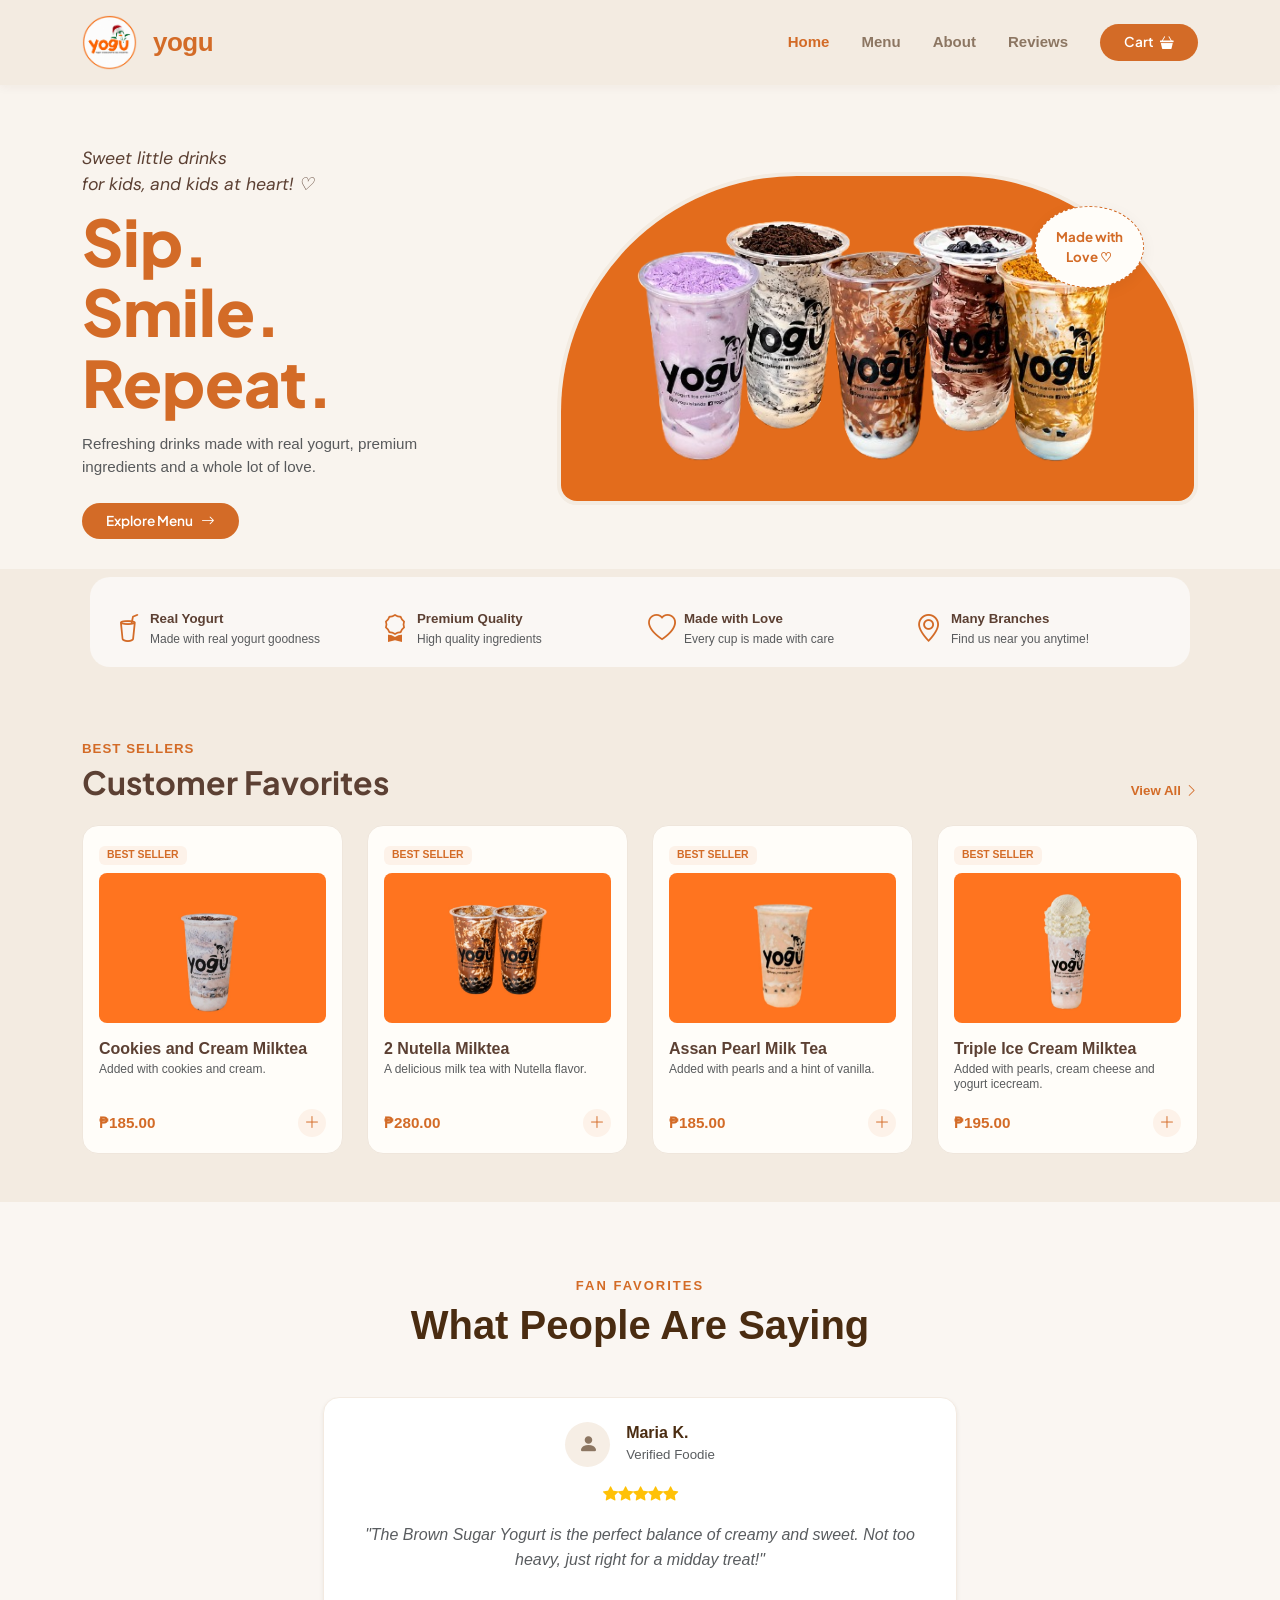
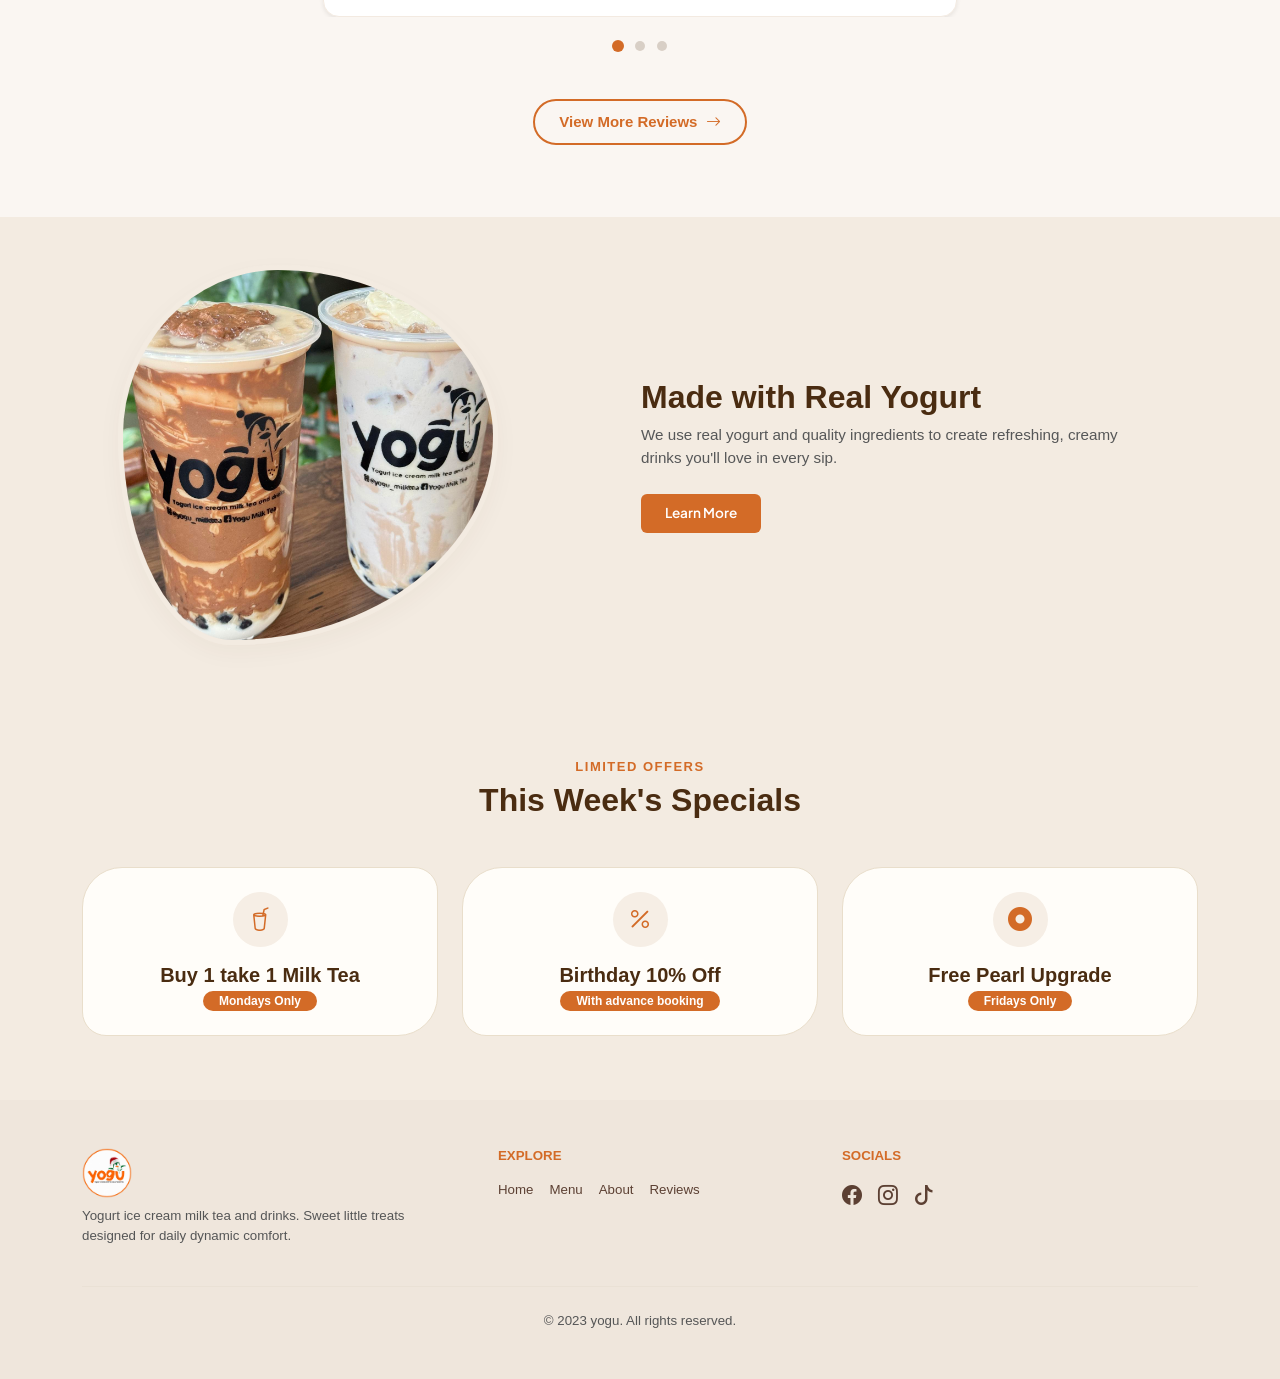
<file: PROJ/index.html>
<!DOCTYPE html>
<html lang="en">
<head>
    <meta charset="UTF-8">
    <meta name="viewport" content="width=device-width, initial-scale=1.0">
    <title>yogu | Yogurt Ice Cream Milk Tea & Drinks</title>
    <link href="https://cdn.jsdelivr.net/npm/bootstrap@5.3.2/dist/css/bootstrap.min.css" rel="stylesheet">
    <link href="https://fonts.googleapis.com/css2?family=DM+Sans:wght@400;500;700&family=Plus+Jakarta+Sans:wght@600;700;800&display=swap" rel="stylesheet">
    <link rel="stylesheet" href="https://cdn.jsdelivr.net/npm/bootstrap-icons@1.11.3/font/bootstrap-icons.min.css">
    <link rel="stylesheet" href="style.css">

</head>
<body style="background-color: #F3EBE1;">

    <nav class="navbar navbar-expand-lg sticky-top navbar-custom" style="background-color: #F3EBE1;">
        <div class="container">
            <a class="navbar-brand d-flex align-items-center" href="index.html">
                <img src="YogoLogo.png" alt="yogu logo" style="height: 55px; width: auto;">
            </a>
            <span class="brand-heading">yogu</span>
            <button class="navbar-toggler border-0" type="button" data-bs-toggle="collapse" data-bs-target="#navbarNav">
                <span class="navbar-toggler-icon"></span>
            </button>
            <div class="collapse navbar-collapse justify-content-end" id="navbarNav">
                <ul class="navbar-nav align-items-center">
                    <li class="nav-item"><a class="nav-link active" href="index.html" style="color: #D36B27; font-weight: 700;">Home</a></li>
                    <li class="nav-item"><a class="nav-link" href="products.html">Menu</a></li>
                    <li class="nav-item"><a class="nav-link" href="about.html">About</a></li>
                    <li class="nav-item"><a class="nav-link" href="reviews.html">Reviews</a></li>
                    <li class="nav-item ms-lg-3">
                        <a class="btn btn-primary px-4 py-2" href="order.html" style="background-color: #D36B27; border: none; border-radius: 25px; font-weight: 600;">
                            Cart <i class="bi bi-basket3-fill ms-1"></i>
                        </a>
                    </li>
                </ul>
            </div>
        </div>
    </nav>

    <section class="hero-section" style="padding: 60px 0 30px 0;">
        <div class="container">
            <div class="row align-items-center">
                <div class="col-lg-5 hero-content-box text-start">
                    <p class="mb-2" style="font-family: 'DM Sans', sans-serif; font-style: italic; color: #5C4033; font-size: 1.1rem;">Sweet little drinks <br>for kids, and kids at heart! ♡</p>
                    <h1 class="display-3 mb-3" style="font-family: 'Plus Jakarta Sans', sans-serif; font-weight: 800; color: #D36B27; line-height: 1.1;">Sip.<br>Smile.<br>Repeat.</h1>
                    <p class="mb-4 text-muted" style="font-size: 0.95rem; max-width: 380px;">Refreshing drinks made with real yogurt, premium ingredients and a whole lot of love.</p>
                    <a href="products.html" class="btn btn-primary px-4 py-2 d-inline-flex align-items-center gap-2" style="background-color: #D36B27; border: none; border-radius: 25px; font-weight: 600;">
                        Explore Menu <i class="bi bi-arrow-right"></i>
                    </a>
                </div>
                <div class="col-lg-7 text-center position-relative mt-5 mt-lg-0">
    <div class="yogu-image-arch-wrapper">
        <img src="HeroImage.png" class="img-fluid" alt="yogu drinks lineup" style="max-height: 450px; object-fit: contain;">
    </div>
    
    <div class="position-absolute badge-love d-none d-md-block" style="top: 10%; right: 10%; background-color: #FFFDF9; border-radius: 50%; padding: 20px; box-shadow: 0 4px 15px rgba(0,0,0,0.05); border: 1px dashed #D36B27; z-index: 3;">
        <p class="m-0 small fw-bold" style="color: #D36B27; font-family: 'Plus Jakarta Sans', sans-serif;">Made with<br>Love ♡</p>
    </div>
</div>
            </div>
        </div>
    </section>

    <section class="py-4">
        <div class="container">
            <div class="row g-3 text-start justify-content-center px-3 py-3 mx-auto" style="max-width: 1100px; background-color: #faf7f4; border-radius: 20px;">
                <div class="col-md-3 col-6 d-flex align-items-center gap-2">
                    <i class="bi bi-cup-straw fs-3" style="color: #D36B27;"></i>
                    <div><h6 class="mb-0 fw-bold small" style="color: #5C4033;">Real Yogurt</h6><small class="text-muted" style="font-size: 0.75rem;">Made with real yogurt goodness</small></div>
                </div>
                <div class="col-md-3 col-6 d-flex align-items-center gap-2">
                    <i class="bi bi-award fs-3" style="color: #D36B27;"></i>
                    <div><h6 class="mb-0 fw-bold small" style="color: #5C4033;">Premium Quality</h6><small class="text-muted" style="font-size: 0.75rem;">High quality ingredients</small></div>
                </div>
                <div class="col-md-3 col-6 d-flex align-items-center gap-2">
                    <i class="bi bi-heart fs-3" style="color: #D36B27;"></i>
                    <div><h6 class="mb-0 fw-bold small" style="color: #5C4033;">Made with Love</h6><small class="text-muted" style="font-size: 0.75rem;">Every cup is made with care</small></div>
                </div>
                <div class="col-md-3 col-6 d-flex align-items-center gap-2">
                    <i class="bi bi-geo-alt fs-3" style="color: #D36B27;"></i>
                    <div><h6 class="mb-0 fw-bold small" style="color: #5C4033;">Many Branches</h6><small class="text-muted" style="font-size: 0.75rem;">Find us near you anytime!</small></div>
                </div>
            </div>
        </div>
    </section>

    <section class="py-5">
        <div class="container">
            <div class="d-flex justify-content-between align-items-end mb-4">
                <div>
                    <span class="text-uppercase small fw-bold d-block mb-1" style="color: #D36B27; letter-spacing: 1px;">BEST SELLERS</span>
                    <h2 class="fw-bold m-0" style="font-family: 'Plus Jakarta Sans', sans-serif; color: #5C4033;">Customer Favorites</h2>
                </div>
                <a href="products.html" class="text-decoration-none small fw-bold d-flex align-items-center gap-1" style="color: #D36B27;">View All <i class="bi bi-chevron-right"></i></a>
            </div>

            <div class="row g-4">
            <!-- BEST SELLER PRODUCTS -->
                <!-- Cookies and Cream Milktea -->
                <div class="col-md-3 col-6">
                    <div class="p-3 h-100 d-flex flex-column justify-content-between" style="background-color: #FFFDF9; border-radius: 16px; border: 1px solid #EFE6DC;">

                        <div>
                            <span class="badge mb-2 px-2 py-1" style="background-color: #FDF2E9; color: #D36B27; font-size: 0.65rem; font-weight:700;">BEST SELLER</span>
                            <div class="text-center mb-3">
                                <img src="cookies.jpg" class="img-fluid rounded-3" alt="Cookies and Cream Milktea" style="height: 150px; object-fit: cover; width: 100%;">
                            </div>
                            <h5 class="fw-bold fs-6 mb-1" style="color: #5C4033;">Cookies and Cream Milktea</h5>
                            <p class="text-muted small mb-3" style="font-size: 0.75rem; line-height: 1.3;">Added with cookies and cream.</p>
                        </div>
                        <div class="d-flex justify-content-between align-items-center">
                            <span class="fw-bold" style="color: #D36B27;">₱185.00</span>
                            <button class="btn p-0 d-flex align-items-center justify-content-center" style="background-color: #FDF2E9; color: #D36B27; width: 28px; height: 28px; border-radius: 50%; border: none;"><i class="bi bi-plus-lg font-size: 0.8rem;"></i></button>
                        </div>
                    </div>
                </div>

                 <!-- 2 Nutella Milktea -->
                
                <div class="col-md-3 col-6">
                    <div class="p-3 h-100 d-flex flex-column justify-content-between" style="background-color: #FFFDF9; border-radius: 16px; border: 1px solid #EFE6DC;">
                        <div>
                            <span class="badge mb-2 px-2 py-1" style="background-color: #FDF2E9; color: #D36B27; font-size: 0.65rem; font-weight:700;">BEST SELLER</span>
                            <div class="text-center mb-3">
                                <img src="2 nutella.jpg" class="img-fluid rounded-3" alt="2 Nutella Milktea" style="height: 150px; object-fit: cover; width: 100%;">
                            </div>
                            <h5 class="fw-bold fs-6 mb-1" style="color: #5C4033;">2 Nutella Milktea</h5>
                            <p class="text-muted small mb-3" style="font-size: 0.75rem; line-height: 1.3;">A delicious milk tea with Nutella flavor.</p>
                        </div>
                        <div class="d-flex justify-content-between align-items-center">
                            <span class="fw-bold" style="color: #D36B27;">₱280.00</span>
                            <button class="btn p-0 d-flex align-items-center justify-content-center" style="background-color: #FDF2E9; color: #D36B27; width: 28px; height: 28px; border-radius: 50%; border: none;"><i class="bi bi-plus-lg"></i></button>
                        </div>
                    </div>
                </div>

                <!-- Assan Pearl Milk Tea -->

                <div class="col-md-3 col-6">
                    <div class="p-3 h-100 d-flex flex-column justify-content-between" style="background-color: #FFFDF9; border-radius: 16px; border: 1px solid #EFE6DC;">
                        <div>
                            <span class="badge mb-2 px-2 py-1" style="background-color: #FDF2E9; color: #D36B27; font-size: 0.65rem; font-weight:700;">BEST SELLER</span>
                            <div class="text-center mb-3">
                                <img src="assam.jpg" class="img-fluid rounded-3" alt="Assan Pearl Milk Tea" style="height: 150px; object-fit: cover; width: 100%;">
                            </div>
                            <h5 class="fw-bold fs-6 mb-1" style="color: #5C4033;">Assan Pearl Milk Tea</h5>
                            <p class="text-muted small mb-3" style="font-size: 0.75rem; line-height: 1.3;">Added with pearls and a hint of vanilla.</p>
                        </div>
                        <div class="d-flex justify-content-between align-items-center">
                            <span class="fw-bold" style="color: #D36B27;">₱185.00</span>
                            <button class="btn p-0 d-flex align-items-center justify-content-center" style="background-color: #FDF2E9; color: #D36B27; width: 28px; height: 28px; border-radius: 50%; border: none;"><i class="bi bi-plus-lg"></i></button>
                        </div>
                    </div>
                </div>

                <!-- Triple Ice Cream Milktea -->

                <div class="col-md-3 col-6">
                    <div class="p-3 h-100 d-flex flex-column justify-content-between" style="background-color: #FFFDF9; border-radius: 16px; border: 1px solid #EFE6DC;">
                        <div>
                            <span class="badge mb-2 px-2 py-1" style="background-color: #FDF2E9; color: #D36B27; font-size: 0.65rem; font-weight:700;">BEST SELLER</span>
                            <div class="text-center mb-3">
                                <img src="tripleicecream .jpg" class="img-fluid rounded-3" alt="Triple Ice Cream Milktea" style="height: 150px; object-fit: cover; width: 100%;">
                            </div>
                            <h5 class="fw-bold fs-6 mb-1" style="color: #5C4033;">Triple Ice Cream Milktea</h5>
                            <p class="text-muted small mb-3" style="font-size: 0.75rem; line-height: 1.3;">Added with pearls, cream cheese and yogurt icecream.</p>
                        </div>
                        <div class="d-flex justify-content-between align-items-center">
                            <span class="fw-bold" style="color: #D36B27;">₱195.00</span>
                            <button class="btn p-0 d-flex align-items-center justify-content-center" style="background-color: #FDF2E9; color: #D36B27; width: 28px; height: 28px; border-radius: 50%; border: none;"><i class="bi bi-plus-lg"></i></button>
                        </div>
                    </div>
                </div>
            </div>
        </div>
    </section>

    <section class="reviews-section py-5" style="background-color: #faf6f2;">
    <div class="container my-4">
        <div class="text-center mb-5">
            <span class="review-badge">Fan Favorites</span>
            <h2 class="display-6 fw-bold mt-1 mb-2" style="color: #4a2c11;">What People Are Saying</h2>
        </div>

        <div id="yoguReviewsCarousel" class="carousel slide mx-auto" data-bs-ride="carousel" style="max-width: 650px;">
            <div class="carousel-inner px-2">
                
                <div class="carousel-item active">
                    <div class="yogu-review-card p-4 border-0 rounded-4 shadow-sm bg-white text-center">
                        <div class="d-flex align-items-center justify-content-center mb-3">
                            <div class="reviewer-avatar me-3 d-flex align-items-center justify-content-center rounded-circle" style="width: 45px; height: 45px; background-color: #f6eee5;">
                                <i class="bi bi-person-fill fs-5" style="color: #8c7662;"></i>
                            </div>
                            <div class="text-start">
                                <h6 class="fw-bold m-0" style="color: #4a2c11;">Maria K.</h6>
                                <small class="text-muted">Verified Foodie</small>
                            </div>
                        </div>
                        <div class="review-stars mb-3" style="color: #ffc107;">
                            <i class="bi bi-star-fill"></i><i class="bi bi-star-fill"></i><i class="bi bi-star-fill"></i><i class="bi bi-star-fill"></i><i class="bi bi-star-fill"></i>
                        </div>
                        <p class="card-text text-muted fst-italic" style="font-size: 16px; line-height: 1.6;">
                            "The Brown Sugar Yogurt is the perfect balance of creamy and sweet. Not too heavy, just right for a midday treat!"
                        </p>
                    </div>
                </div>

                <div class="carousel-item">
                    <div class="yogu-review-card p-4 border-0 rounded-4 shadow-sm bg-white text-center">
                        <div class="d-flex align-items-center justify-content-center mb-3">
                            <div class="reviewer-avatar me-3 d-flex align-items-center justify-content-center rounded-circle" style="width: 45px; height: 45px; background-color: #f6eee5;">
                                <i class="bi bi-person-fill fs-5" style="color: #8c7662;"></i>
                            </div>
                            <div class="text-start">
                                <h6 class="fw-bold m-0" style="color: #4a2c11;">Justin D.</h6>
                                <small class="text-muted">Regular Customer</small>
                            </div>
                        </div>
                        <div class="review-stars mb-3" style="color: #ffc107;">
                            <i class="bi bi-star-fill"></i><i class="bi bi-star-fill"></i><i class="bi bi-star-fill"></i><i class="bi bi-star-fill"></i><i class="bi bi-star-fill"></i>
                        </div>
                        <p class="card-text text-muted fst-italic" style="font-size: 16px; line-height: 1.6;">
                            "I love that you can customize the sweetness level. The 50% sweetness option lets the natural yogurt taste shine through beautifully."
                        </p>
                    </div>
                </div>

                <div class="carousel-item">
                    <div class="yogu-review-card p-4 border-0 rounded-4 shadow-sm bg-white text-center">
                        <div class="d-flex align-items-center justify-content-center mb-3">
                            <div class="reviewer-avatar me-3 d-flex align-items-center justify-content-center rounded-circle" style="width: 45px; height: 45px; background-color: #f6eee5;">
                                <i class="bi bi-person-fill fs-5" style="color: #8c7662;"></i>
                            </div>
                            <div class="text-start">
                                <h6 class="fw-bold m-0" style="color: #4a2c11;">Alyson V.</h6>
                                <small class="text-muted">Yogurt Enthusiast</small>
                            </div>
                        </div>
                        <div class="review-stars mb-3" style="color: #ffc107;">
                            <i class="bi bi-star-fill"></i><i class="bi bi-star-fill"></i><i class="bi bi-star-fill"></i><i class="bi bi-star-fill"></i><i class="bi bi-star-fill"></i>
                        </div>
                        <p class="card-text text-muted fst-italic" style="font-size: 16px; line-height: 1.6;">
                            "Super fast ordering process and the packaging arrived perfectly chilled. Will definitely make this my regular weekend habit!"
                        </p>
                    </div>
                </div>

            </div>

            <div class="carousel-indicators position-relative mt-4 mb-0">
                <button type="button" data-bs-target="#yoguReviewsCarousel" data-bs-slide-to="0" class="active custom-indicator" aria-current="true"></button>
                <button type="button" data-bs-target="#yoguReviewsCarousel" data-bs-slide-to="1" class="custom-indicator"></button>
                <button type="button" data-bs-target="#yoguReviewsCarousel" data-bs-slide-to="2" class="custom-indicator"></button>
            </div>
        </div>

        <div class="text-center mt-5">
            <a href="reviews.html" class="view-more-reviews-btn">
                View More Reviews <i class="bi bi-arrow-right ms-1"></i>
            </a>
        </div>

    </div>
</section>

     <section class="py-5 mid-banner-section">
    <div class="container">
        <div class="row align-items-center g-4">
            <div class="col-md-5 d-flex justify-content-center">
                <div class="yogu-blob-wrapper">
                    <img src="learn-more-milktea.jpg" class="img-fluid process-img" alt="Baking">
                </div>
            </div>
            <div class="col-md-7 ps-md-5">
                <div class="p-4 p-lg-5 story-info-box">
                    <h2 class="section-title mb-2">Made with Real Yogurt  </h2>
                    <p class="text-muted">We use real yogurt and quality ingredients to create refreshing, creamy drinks you'll love in every sip.</p>
                    <a href="about.html" class="btn btn-primary px-4 mt-2" style="background-color: #D36B27;">Learn More</a>
                </div>
            </div>
        </div>
    </div>
</section>

    
     <section class="py-5" style="background-color: #F3EBE1;">
        <div class="container py-3">
            <span class="d-block text-center text-uppercase fw-bold mb-1" style="color: #D36B27; font-size: 13px; letter-spacing: 1.5px;">Limited Offers</span>
            <h2 class="fw-bold text-center mb-5" style="color: #4a2c11;">This Week's Specials</h2>
            
            <div class="row g-4 text-center">
                <div class="col-md-4">
                    <div class="yogu-promo-card p-4 h-100">
                        <div class="promo-icon-wrapper mb-3">
                            <i class="bi bi-cup-straw"></i>
                        </div>
                        <h5 class="fw-bold mb-1" style="color: #4a2c11;">Buy 1 take 1 Milk Tea</h5>
                        <span class="badge rounded-pill px-3 py-1" style="background-color: #D36B27; font-size: 12px;">Mondays Only</span>
                    </div>
                </div>
                
                <div class="col-md-4">
                    <div class="yogu-promo-card p-4 h-100">
                        <div class="promo-icon-wrapper mb-3">
                            <i class="bi bi-percent"></i>
                        </div>
                        <h5 class="fw-bold mb-1" style="color: #4a2c11;">Birthday 10% Off</h5>
                        <span class="badge rounded-pill px-3 py-1" style="background-color: #D36B27; font-size: 12px;">With advance booking</span>
                    </div>
                </div>
                
                <div class="col-md-4">
                    <div class="yogu-promo-card p-4 h-100">
                        <div class="promo-icon-wrapper mb-3">
                            <i class="bi bi-record-circle-fill"></i>
                        </div>
                        <h5 class="fw-bold mb-1" style="color: #4a2c11;">Free Pearl Upgrade</h5>
                        <span class="badge rounded-pill px-3 py-1" style="background-color: #D36B27; font-size: 12px;">Fridays Only</span>
                    </div>
                </div>
            </div>
        </div>
    </section>


    <footer class="py-5" style="background-color: #EFE6DC; color: #5C4033;">
        <div class="container text-center text-md-start">
            <div class="row g-4">
                <div class="col-md-4 text-center text-md-start">
                    <img src="YogoLogo.png" alt="yogu" style="height: 50px;" class="mb-2">
                    <p class="small text-muted">Yogurt ice cream milk tea and drinks. Sweet little treats designed for daily dynamic comfort.</p>
                </div>
                <div class="col-md-4 ps-md-5">
                    <h6 class="text-uppercase small fw-bold mb-3" style="color: #D36B27;">Explore</h6>
                    <ul class="list-unstyled d-flex gap-3 justify-content-center justify-content-md-start small">
                        <li><a href="index.html" class="text-decoration-none" style="color: #5C4033;">Home</a></li>
                        <li><a href="products.html" class="text-decoration-none" style="color: #5C4033;">Menu</a></li>
                        <li><a href="about.html" class="text-decoration-none" style="color: #5C4033;">About</a></li>
                        <li><a href="reviews.html" class="text-decoration-none" style="color: #5C4033;">Reviews</a></li>
                    </ul>
                </div>
                <div class="col-md-4">
                    <h6 class="text-uppercase small fw-bold mb-3" style="color: #D36B27;">Socials</h6>
                    <div class="d-flex gap-3 justify-content-center justify-content-md-start">
                        <a href="https://www.facebook.com/profile.php?id=61550322911178" style="color: #5C4033;"><i class="bi bi-facebook fs-5"></i></a>
                        <a href="https://www.instagram.com/yogu_milktea/" style="color: #5C4033;"><i class="bi bi-instagram fs-5"></i></a>
                        <a href="https://www.tiktok.com/@yogu_milktea" style="color: #5C4033;"><i class="bi bi-tiktok fs-5"></i></a>
                    </div>
                </div>
            </div>
            <hr class="my-4" style="border-color: #DCCFBF;">
            <p class="text-center small text-muted mb-0">© 2023 yogu. All rights reserved.</p>
        </div>
    </footer>

    <script src="https://cdn.jsdelivr.net/npm/bootstrap@5.3.2/dist/js/bootstrap.bundle.min.js"></script>
</body>
</html>
</file>
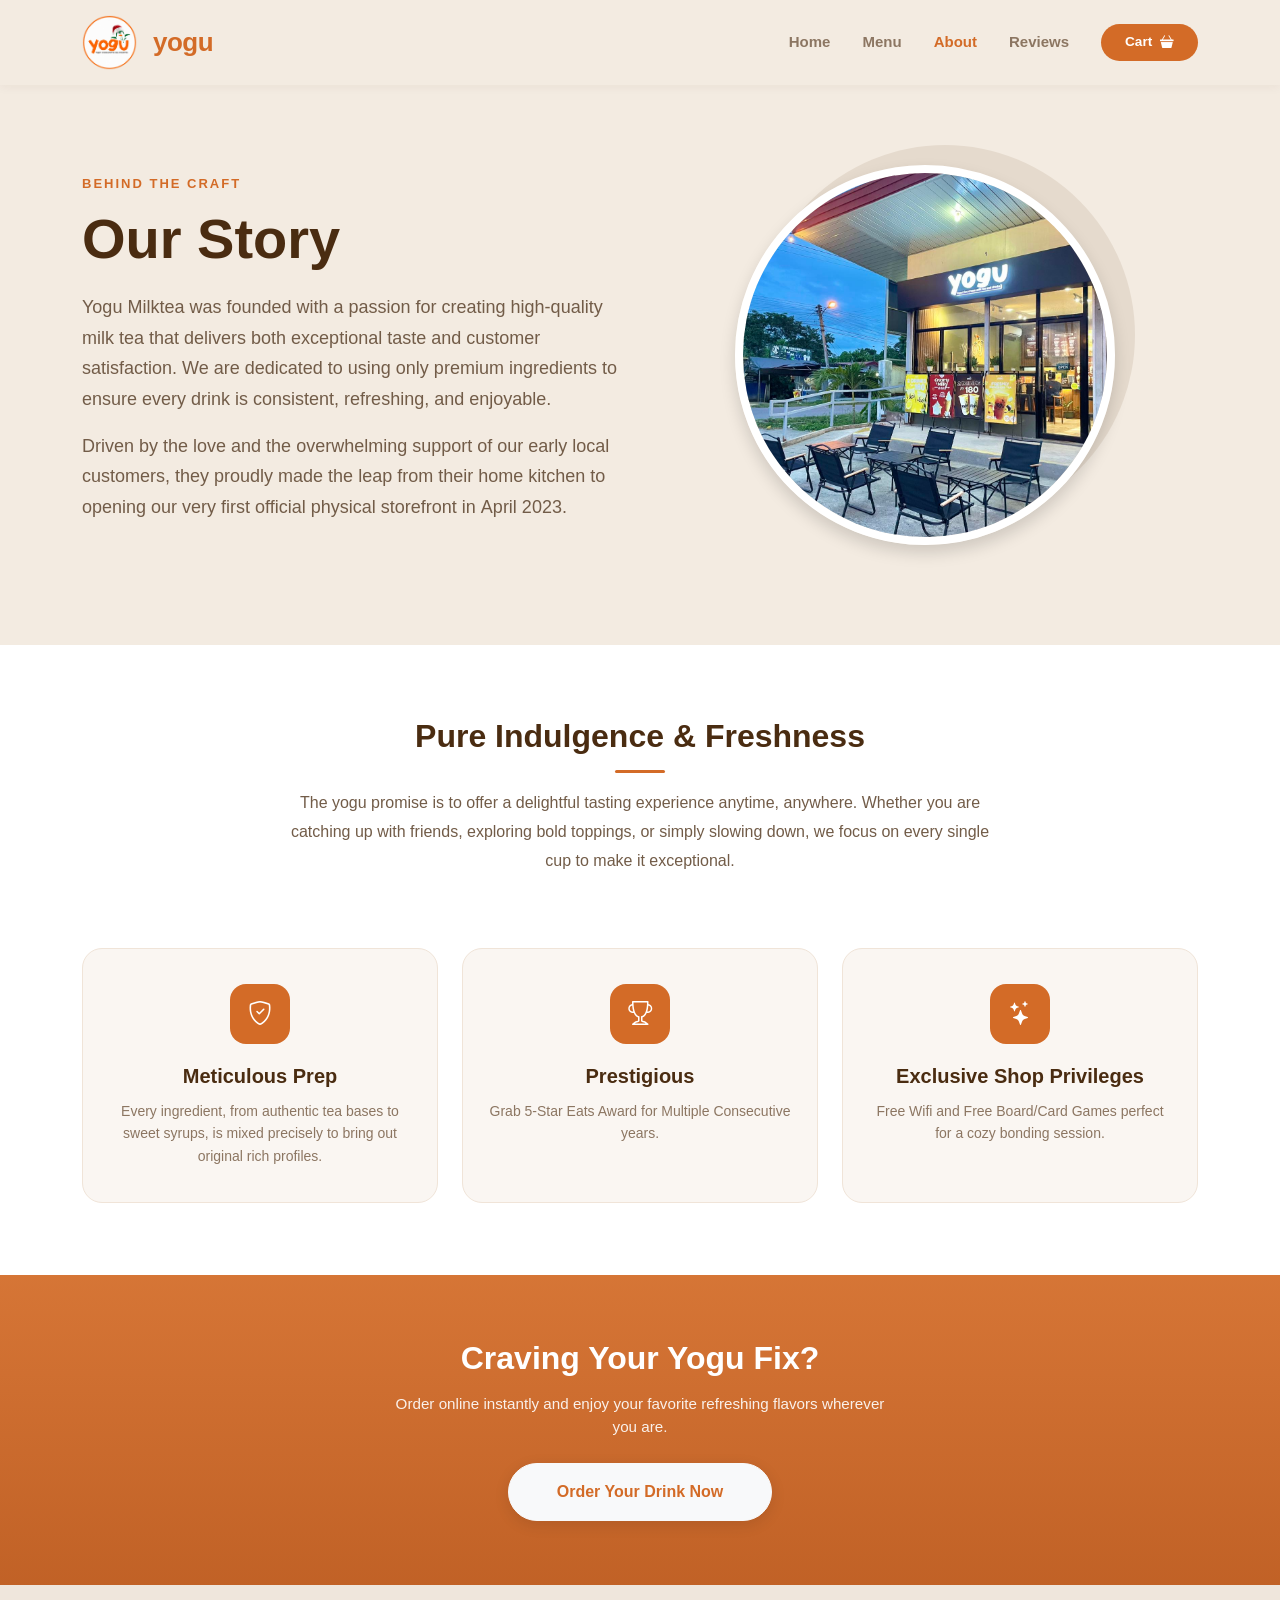
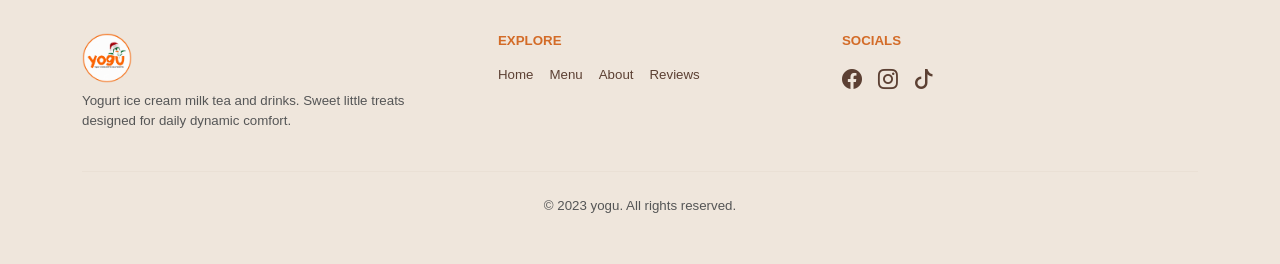
<file: PROJ/about.html>
<!DOCTYPE html>
<html lang="en">
<head>
    <meta charset="UTF-8">
    <meta name="viewport" content="width=device-width, initial-scale=1.0">
    <title>YOGU | Our Story</title>
    <link href="https://cdn.jsdelivr.net/npm/bootstrap@5.3.0/dist/css/bootstrap.min.css" rel="stylesheet">
    <link href="https://cdn.jsdelivr.net/npm/bootstrap-icons@1.11.0/font/bootstrap-icons.css" rel="stylesheet">
    <link rel="stylesheet" href="style.css">
</head>
<body>

    <nav class="navbar navbar-expand-lg sticky-top navbar-custom" style="background-color: #F3EBE1;">
        <div class="container">
            <a class="navbar-brand d-flex align-items-center" href="index.html">
                <img src="YogoLogo.png" alt="yogu logo" style="height: 55px; width: auto;">
            </a>
            <span class="brand-heading">yogu</span>
            <button class="navbar-toggler border-0" type="button" data-bs-toggle="collapse" data-bs-target="#navbarNav">
                <span class="navbar-toggler-icon"></span>
            </button>
            <div class="collapse navbar-collapse justify-content-end" id="navbarNav">
                <ul class="navbar-nav align-items-center">
                    <li class="nav-item"><a class="nav-link" href="index.html">Home</a></li>
                    <li class="nav-item"><a class="nav-link" href="products.html">Menu</a></li>
                    <li class="nav-item"><a class="nav-link active" href="about.html" style="color: #D36B27; font-weight: 700;">About</a></li>
                    <li class="nav-item"><a class="nav-link" href="reviews.html">Reviews</a></li>
                    <li class="nav-item ms-lg-3">
                        <a class="btn btn-primary px-4 py-2" href="order.html" style="background-color: #D36B27; border: none; border-radius: 25px; font-weight: 600;">
                            Cart <i class="bi bi-basket3-fill ms-1"></i>
                        </a>
                    </li>
                </ul>
            </div>
        </div>
    </nav>

    <header class="about-hero">
        <div class="container">
            <div class="row align-items-center">
                <div class="col-lg-6 text-center text-lg-start animate-fade-in">
                    <span class="hero-badge">Behind The Craft</span>
                    <h1 class="display-4 fw-bold hero-title">Our Story</h1>
                    <p class="lead hero-subtitle">Yogu Milktea was founded with a passion for creating high-quality milk tea that delivers both exceptional taste and customer satisfaction. We are dedicated to using only premium ingredients to ensure every drink is consistent, refreshing, and enjoyable.</p>
                    <p class="lead hero-subtitle">Driven by the love and the overwhelming support of our early local customers, they proudly made the leap from their home kitchen to opening our very first official physical storefront in <b>April 2023.</b></p>
                </div>
                <div class="col-lg-6 position-relative text-center">
                    <div class="hero-image-wrapper">
                        <div class="brand-accent-circle"></div>
                        <img src="YoguStore.jpg" alt="Yogu premium drink" class="img-fluid rounded-circle hero-img shadow">
                    </div>
                </div>
            </div>
        </div>
    </header>

    <section class="py-5 bg-white">
        <div class="container my-4">
            <div class="text-center max-w-700 mx-auto mb-5">
                <h2 class="section-title">Pure Indulgence & Freshness</h2>
                <div class="title-divider mx-auto"></div>
                <p class="section-desc mt-3">The yogu promise is to offer a delightful tasting experience anytime, anywhere. Whether you are catching up with friends, exploring bold toppings, or simply slowing down, we focus on every single cup to make it exceptional.</p>
            </div>

            <div class="row g-4 text-center mt-2">
                <div class="col-md-4">
                    <div class="value-card">
                        <div class="icon-box"><i class="bi bi-shield-check"></i></div>
                        <h3>Meticulous Prep</h3>
                        <p>Every ingredient, from authentic tea bases to sweet syrups, is mixed precisely to bring out original rich profiles.</p>
                    </div>
                </div>
                <div class="col-md-4">
                    <div class="value-card">
                        <div class="icon-box"><i class="bi bi-trophy"></i></div>
                        <h3>Prestigious</h3>
                        <p>Grab 5-Star Eats Award for Multiple Consecutive years.</p>
                    </div>
                </div>
                <div class="col-md-4">
                    <div class="value-card">
                        <div class="icon-box"><i class="bi bi-stars"></i></div>
                        <h3>Exclusive Shop Privileges</h3>
                        <p>Free Wifi and Free Board/Card Games perfect for a cozy bonding session.</p>
                    </div>
                </div>
            </div>
        </div>
    </section>

    <section class="about-cta text-center text-white py-5">
        <div class="container my-3">
            <h2 class="fw-bold mb-3">Craving Your Yogu Fix?</h2>
            <p class="mb-4 mx-auto opacity-90" style="max-width: 500px;">Order online instantly and enjoy your favorite refreshing flavors wherever you are.</p>
            <a href="products.html" class="btn btn-light px-5 py-3 rounded-pill fw-bold" style="color: #D36B27; box-shadow: 0 4px 15px rgba(0,0,0,0.1);">Order Your Drink Now</a>
        </div>
    </section>

    <footer class="py-5" style="background-color: #EFE6DC; color: #5C4033;">
        <div class="container text-center text-md-start">
            <div class="row g-4">
                <div class="col-md-4 text-center text-md-start">
                    <img src="YogoLogo.png" alt="yogu" style="height: 50px;" class="mb-2">
                    <p class="small text-muted">Yogurt ice cream milk tea and drinks. Sweet little treats designed for daily dynamic comfort.</p>
                </div>
                <div class="col-md-4 ps-md-5">
                    <h6 class="text-uppercase small fw-bold mb-3" style="color: #D36B27;">Explore</h6>
                    <ul class="list-unstyled d-flex gap-3 justify-content-center justify-content-md-start small">
                        <li><a href="index.html" class="text-decoration-none" style="color: #5C4033;">Home</a></li>
                        <li><a href="products.html" class="text-decoration-none" style="color: #5C4033;">Menu</a></li>
                        <li><a href="about.html" class="text-decoration-none" style="color: #5C4033;">About</a></li>
                        <li><a href="reviews.html" class="text-decoration-none" style="color: #5C4033;">Reviews</a></li>
                    </ul>
                </div>
                <div class="col-md-4">
                    <h6 class="text-uppercase small fw-bold mb-3" style="color: #D36B27;">Socials</h6>
                    <div class="d-flex gap-3 justify-content-center justify-content-md-start">
                        <a href="https://www.facebook.com/profile.php?id=61550322911178" style="color: #5C4033;"><i class="bi bi-facebook fs-5"></i></a>
                        <a href="https://www.instagram.com/yogu_milktea/" style="color: #5C4033;"><i class="bi bi-instagram fs-5"></i></a>
                        <a href="https://www.tiktok.com/@yogu_milktea" style="color: #5C4033;"><i class="bi bi-tiktok fs-5"></i></a>
                    </div>
                </div>
            </div>
            <hr class="my-4" style="border-color: #DCCFBF;">
            <p class="text-center small text-muted mb-0">© 2023 yogu. All rights reserved.</p>
        </div>
    </footer>

    <script src="https://cdn.jsdelivr.net/npm/bootstrap@5.3.2/dist/js/bootstrap.bundle.min.js"></script>
</body>
</html>
</file>
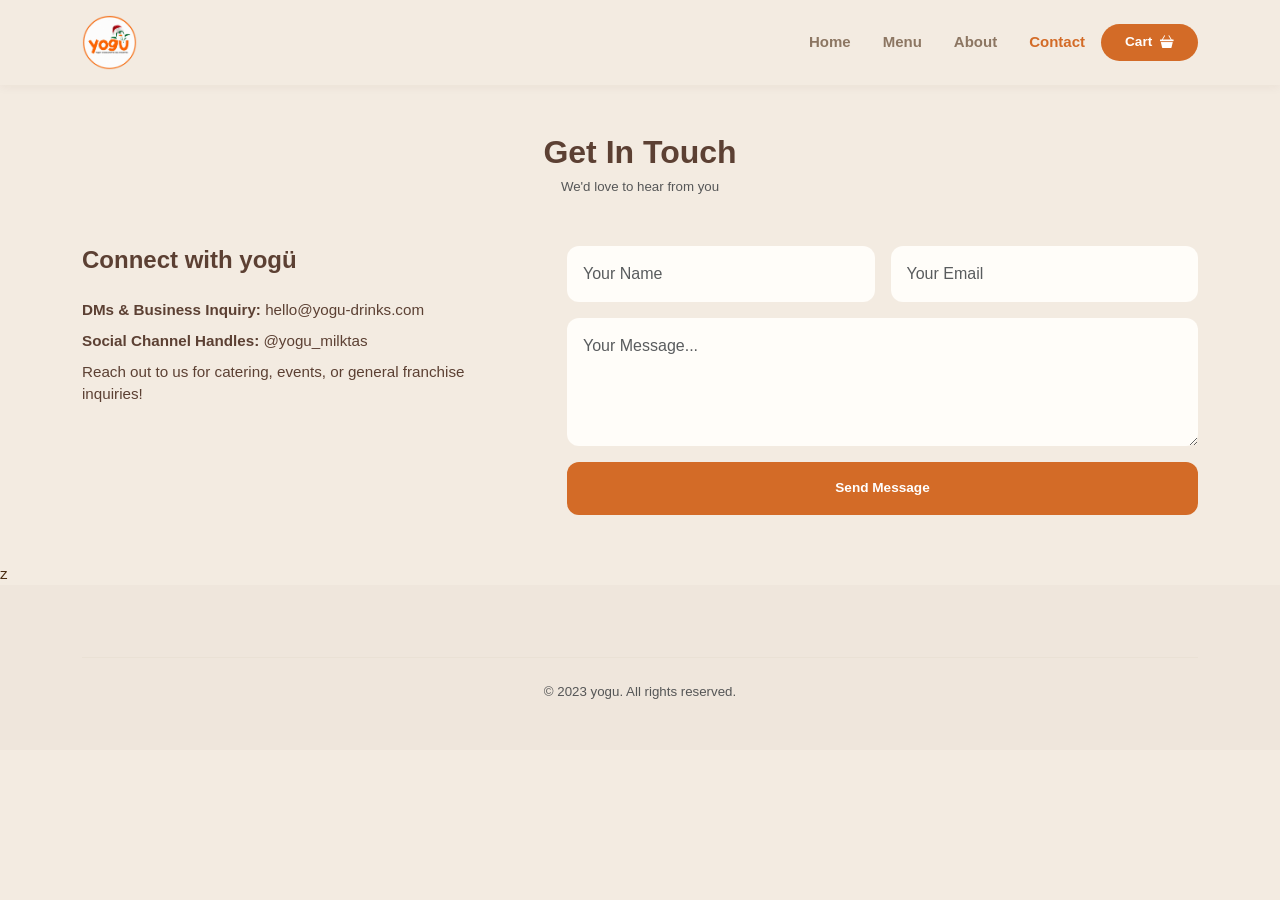
<file: PROJ/contact.html>
<!DOCTYPE html>
<html lang="en">
<head>
    <meta charset="UTF-8">
    <meta name="viewport" content="width=device-width, initial-scale=1.0">
    <title>YOGU | Connect With Us</title>
    <link href="https://cdn.jsdelivr.net/npm/bootstrap@5.3.0/dist/css/bootstrap.min.css" rel="stylesheet">
    <link href="https://cdn.jsdelivr.net/npm/bootstrap-icons@1.11.0/font/bootstrap-icons.css" rel="stylesheet">
    <link rel="stylesheet" href="style.css">
</head>
<body style="background-color: #F3EBE1;">

    <nav class="navbar navbar-expand-lg sticky-top navbar-custom" style="background-color: #F3EBE1;">
        <div class="container">
            <a class="navbar-brand" href="index.html"><img src="YogoLogo.png" alt="yogu" style="height: 55px;"></a>
            <div class="collapse navbar-collapse justify-content-end">
                <ul class="navbar-nav align-items-center">
                    <li class="nav-item"><a class="nav-link" href="index.html">Home</a></li>
                    <li class="nav-item"><a class="nav-link" href="products.html">Menu</a></li>
                    <li class="nav-item"><a class="nav-link" href="about.html">About</a></li>
                    <li class="nav-item"><a class="nav-link active" href="contact.html" style="color: #D36B27; font-weight: 700;">Contact</a></li>
                    <a class="btn btn-primary px-4 py-2" href="order.html" style="background-color: #D36B27; border: none; border-radius: 25px; font-weight: 600;">
                            Cart <i class="bi bi-basket3-fill ms-1"></i>
                        </a>
                </ul>
            </div>
        </div>
    </nav>

    <section class="py-5">
        <div class="container">
            <div class="text-center mb-5">
                <h2 class="fw-bold mb-1" style="font-family: 'Plus Jakarta Sans', sans-serif; color: #5C4033;">Get In Touch</h2>
                <span class="text-muted small">We'd love to hear from you</span>
            </div>

            <div class="row g-5">
                <div class="col-md-5">
                    <h4 class="fw-bold mb-4" style="font-family: 'Plus Jakarta Sans', sans-serif; color: #5C4033;">Connect with yogü</h4>
                    <p style="color: #5C4033;" class="mb-2"><strong>DMs & Business Inquiry:</strong> hello@yogu-drinks.com</p>
                    <p style="color: #5C4033;" class="mb-2"><strong>Social Channel Handles:</strong> @yogu_milktas</p>
                    <p style="color: #5C4033;">Reach out to us for catering, events, or general franchise inquiries!</p>
                </div>

                <div class="col-md-7">
                    <form action="#" method="GET" class="row g-3">
                        <div class="col-md-6"><input type="text" class="form-control border-0 p-3" style="background-color: #FFFDF9; border-radius: 12px;" placeholder="Your Name" required></div>
                        <div class="col-md-6"><input type="email" class="form-control border-0 p-3" style="background-color: #FFFDF9; border-radius: 12px;" placeholder="Your Email" required></div>
                        <div class="col-12"><textarea class="form-control border-0 p-3" style="background-color: #FFFDF9; border-radius: 12px;" rows="4" placeholder="Your Message..." required></textarea></div>
                        <div class="col-12">
                            <button 
                                type="button"
                                class="btn btn-primary w-100 py-3 fw-bold"
                                data-bs-toggle="modal"
                                data-bs-target="#messageModal"
                                style="background-color: #D36B27; border: none; border-radius: 12px;">
                                Send Message
                            </button>
                        </div>
                        
                        <!-- MESSAGE SENT MODAL -->
<div class="modal fade" id="messageModal" tabindex="-1" aria-hidden="true">
    <div class="modal-dialog modal-dialog-centered">
        <div class="modal-content border-0 rounded-4" style="background-color: #FFFDF9;">

            <div class="modal-body text-center py-5">

                <i class="bi bi-check-circle-fill"
                style="font-size: 70px; color: #D36B27;"></i>

                <h3 class="fw-bold mt-3" style="color: #5C4033;">
                    Message Sent!
                </h3>

                <p class="text-muted mb-4">
                    Thank you for contacting YOGU.
                </p>

                <button 
                    type="button"
                    class="btn px-4 py-2"
                    data-bs-dismiss="modal"
                    style="background-color: #D36B27; color: white; border: none; border-radius: 30px;">
                    Close
                </button>

            </div>

        </div>
    </div>
</div>
                    </form>
                </div>
            </div>
        </div>
    </section>
z
    <footer class="py-5" style="background-color: #EFE6DC; color: #5C4033;">
        <div class="container text-center text-md-start">
            <hr class="my-4" style="border-color: #DCCFBF;">
            <p class="text-center small text-muted mb-0">© 2023 yogu. All rights reserved.</p>
        </div>
    </footer>

</body>
</html>
</file>
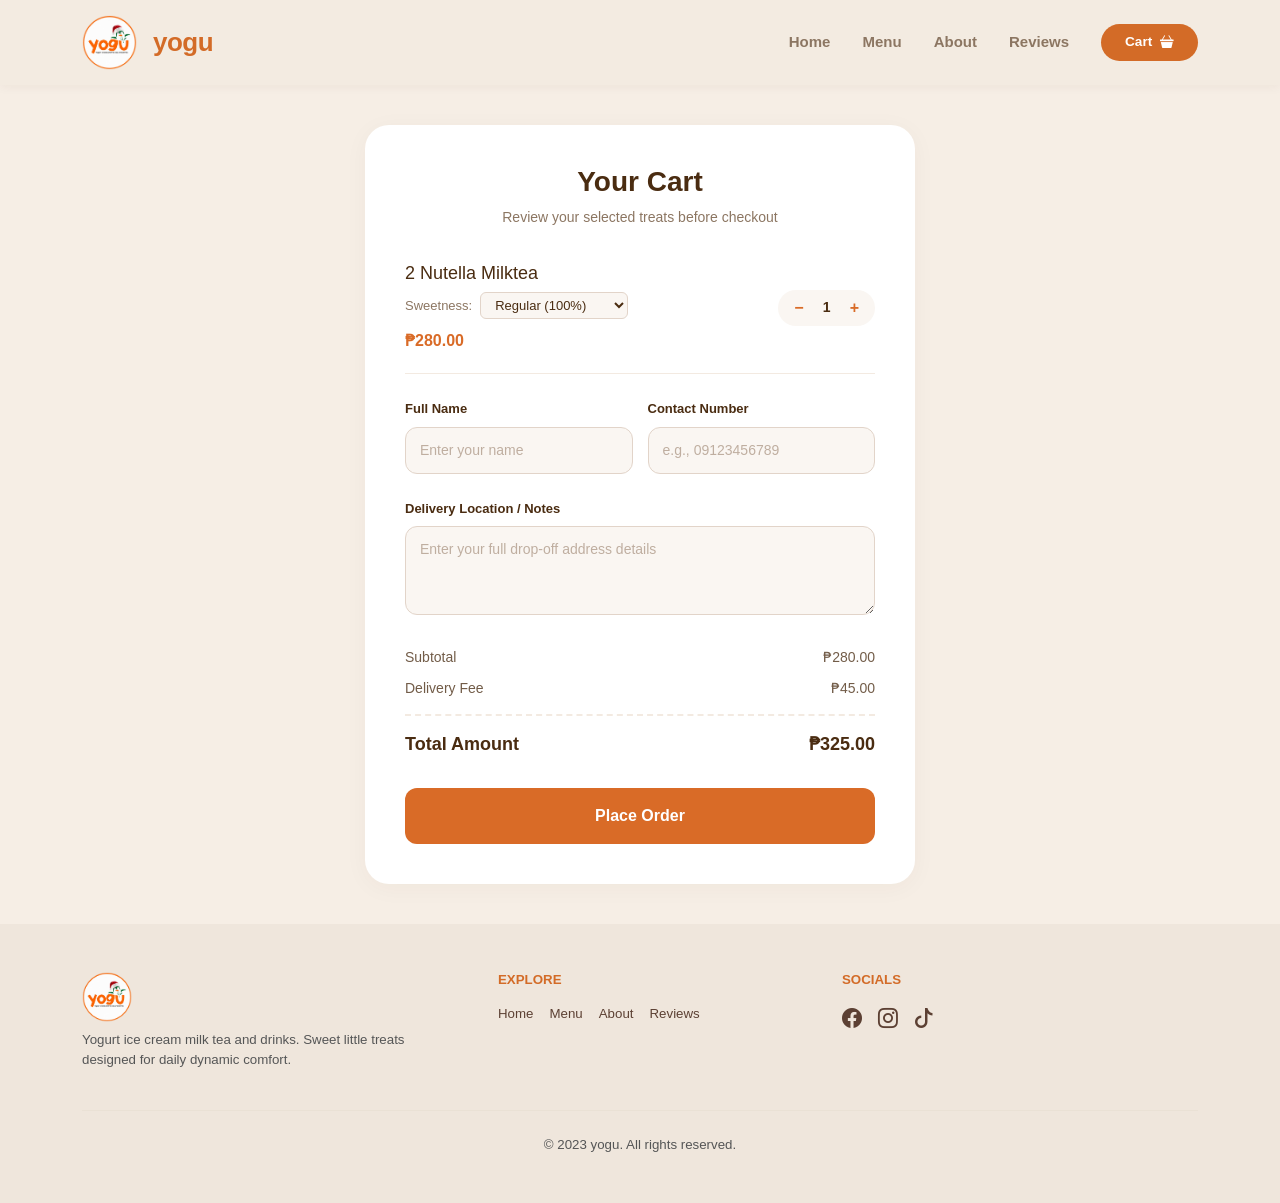
<file: PROJ/order.html>
<!DOCTYPE html>
<html lang="en">
<head>
    <meta charset="UTF-8">
    <meta name="viewport" content="width=device-width, initial-scale=1.0">
    <title>YOGU | Cart</title>
    <link href="https://cdn.jsdelivr.net/npm/bootstrap@5.3.0/dist/css/bootstrap.min.css" rel="stylesheet">
    <link href="https://cdn.jsdelivr.net/npm/bootstrap-icons@1.11.0/font/bootstrap-icons.css" rel="stylesheet">
    <link rel="stylesheet" href="style.css">
</head>
<body>

    <nav class="navbar navbar-expand-lg sticky-top navbar-custom" style="background-color: #F3EBE1;">
        <div class="container">
            <a class="navbar-brand d-flex align-items-center" href="index.html">
                <img src="YogoLogo.png" alt="yogu logo" style="height: 55px; width: auto;">
            </a>
            <span class="brand-heading">yogu</span>
            <button class="navbar-toggler border-0" type="button" data-bs-toggle="collapse" data-bs-target="#navbarNav">
                <span class="navbar-toggler-icon"></span>
            </button>
            <div class="collapse navbar-collapse justify-content-end" id="navbarNav">
                <ul class="navbar-nav align-items-center">
                    <li class="nav-item"><a class="nav-link" href="index.html">Home</a></li>
                    <li class="nav-item"><a class="nav-link" href="products.html">Menu</a></li>
                    <li class="nav-item"><a class="nav-link" href="about.html">About</a></li>
                    <li class="nav-item"><a class="nav-link" href="reviews.html">Reviews</a></li>
                    <li class="nav-item ms-lg-3">
                        <a class="btn btn-primary px-4 py-2" href="order.html" style="background-color: #D36B27; border: none; border-radius: 25px; font-weight: 600;">
                            Cart <i class="bi bi-basket3-fill ms-1"></i>
                        </a>
                    </li>
                </ul>
            </div>
        </div>
    </nav>

    <main class="cart-container">
        <h2 class="page-title" style="font-weight: bold;">Your Cart</h2>
        <p class="page-subtitle">Review your selected treats before checkout</p>

        <div class="cart-items-list">
            <div class="cart-item">
                <div class="item-details">
                    <h4 class="item-name">2 Nutella Milktea</h4>
                    
                    <div class="sweetness-selector">
                        <label for="sweetness">Sweetness:</label>
                        <select id="sweetness" name="sweetness">
                            <option value="100" selected>Regular (100%)</option>
                            <option value="75">Less Sweet (75%)</option>
                            <option value="50">Half Sweet (50%)</option>
                            <option value="25">Low Sweet (25%)</option>
                            <option value="0">No Sugar (0%)</option>
                        </select>
                    </div>
                    
                    <p class="item-price">₱280.00</p>
                </div>
                <div class="quantity-controls">
                    <button class="qty-btn" type="button">−</button>
                    <span class="qty-number">1</span>
                    <button class="qty-btn" type="button">+</button>
                </div>
            </div>
        </div>

        <div class="form-group-row">
            <div class="form-group">
                <label for="customer-name">Full Name</label>
                <input type="text" id="customer-name" placeholder="Enter your name" required>
            </div>
            <div class="form-group">
                <label for="customer-phone">Contact Number</label>
                <input type="tel" id="customer-phone" placeholder="e.g., 09123456789" required>
            </div>
        </div>

        <div class="form-group">
            <label for="delivery-notes">Delivery Location / Notes</label>
            <textarea id="delivery-notes" rows="3" placeholder="Enter your full drop-off address details"></textarea>
        </div>

        <div class="cart-summary">
            <div class="summary-row">
                <span>Subtotal</span>
                <span>₱280.00</span>
            </div>
            <div class="summary-row">
                <span>Delivery Fee</span>
                <span>₱45.00</span>
            </div>
            <div class="summary-row total-row">
                <span>Total Amount</span>
                <span>₱325.00</span>
            </div>
        </div>

        <button 
    class="checkout-btn" 
    type="button"
    data-bs-toggle="modal"
    data-bs-target="#orderSuccessModal">
    Place Order
</button>
    </main>

    <footer class="py-5" style="background-color: #EFE6DC; color: #5C4033;">
        <div class="container text-center text-md-start">
            <div class="row g-4">
                <div class="col-md-4 text-center text-md-start">
                    <img src="YogoLogo.png" alt="yogu" style="height: 50px;" class="mb-2">
                    <p class="small text-muted">Yogurt ice cream milk tea and drinks. Sweet little treats designed for daily dynamic comfort.</p>
                </div>
                <div class="col-md-4 ps-md-5">
                    <h6 class="text-uppercase small fw-bold mb-3" style="color: #D36B27;">Explore</h6>
                    <ul class="list-unstyled d-flex gap-3 justify-content-center justify-content-md-start small">
                        <li><a href="index.html" class="text-decoration-none" style="color: #5C4033;">Home</a></li>
                        <li><a href="products.html" class="text-decoration-none" style="color: #5C4033;">Menu</a></li>
                        <li><a href="about.html" class="text-decoration-none" style="color: #5C4033;">About</a></li>
                        <li><a href="reviews.html" class="text-decoration-none" style="color: #5C4033;">Reviews</a></li>
                    </ul>
                </div>
                <div class="col-md-4">
                    <h6 class="text-uppercase small fw-bold mb-3" style="color: #D36B27;">Socials</h6>
                    <div class="d-flex gap-3 justify-content-center justify-content-md-start">
                        <a href="https://www.facebook.com/profile.php?id=61550322911178" style="color: #5C4033;"><i class="bi bi-facebook fs-5"></i></a>
                        <a href="https://www.instagram.com/yogu_milktea/" style="color: #5C4033;"><i class="bi bi-instagram fs-5"></i></a>
                        <a href="https://www.tiktok.com/@yogu_milktea" style="color: #5C4033;"><i class="bi bi-tiktok fs-5"></i></a>
                    </div>
                </div>
            </div>
            <hr class="my-4" style="border-color: #DCCFBF;">
            <p class="text-center small text-muted mb-0">© 2023 yogu. All rights reserved.</p>
        </div>
    </footer>

    <script src="https://cdn.jsdelivr.net/npm/bootstrap@5.3.2/dist/js/bootstrap.bundle.min.js"></script>

<div class="modal fade" id="orderSuccessModal" tabindex="-1" aria-labelledby="orderSuccessModalLabel" aria-hidden="true">
    <div class="modal-dialog modal-dialog-centered">
        <div class="modal-content border-0 rounded-4" style="background-color: #FDF8F3;">
            
            <div class="modal-header border-0">
                <h5 class="modal-title fw-bold" id="orderSuccessModalLabel" style="color: #D36B27;">
                    Order Placed!
                </h5>
                <button type="button" class="btn-close" data-bs-dismiss="modal"></button>
            </div>

            <div class="modal-body text-center py-4">
                <i class="bi bi-check-circle-fill" style="font-size: 70px; color: #D36B27;"></i>
                
                <h4 class="mt-3 fw-bold" style="color: #5C4033;">
                    Thank You for Ordering!
                </h4>

                <p class="text-muted mb-0">
                    Your delicious Yogu treats are now being prepared.
                </p>
            </div>

            <div class="modal-footer border-0 justify-content-center pb-4">
                <a href="index.html" class="btn px-4 py-2"
                   style="background-color: #D36B27; color: white; border-radius: 30px; border: none;">
                    Back to Home
                </a>
            </div>

        </div>
    </div>
</div>
</body>
</html>
</file>
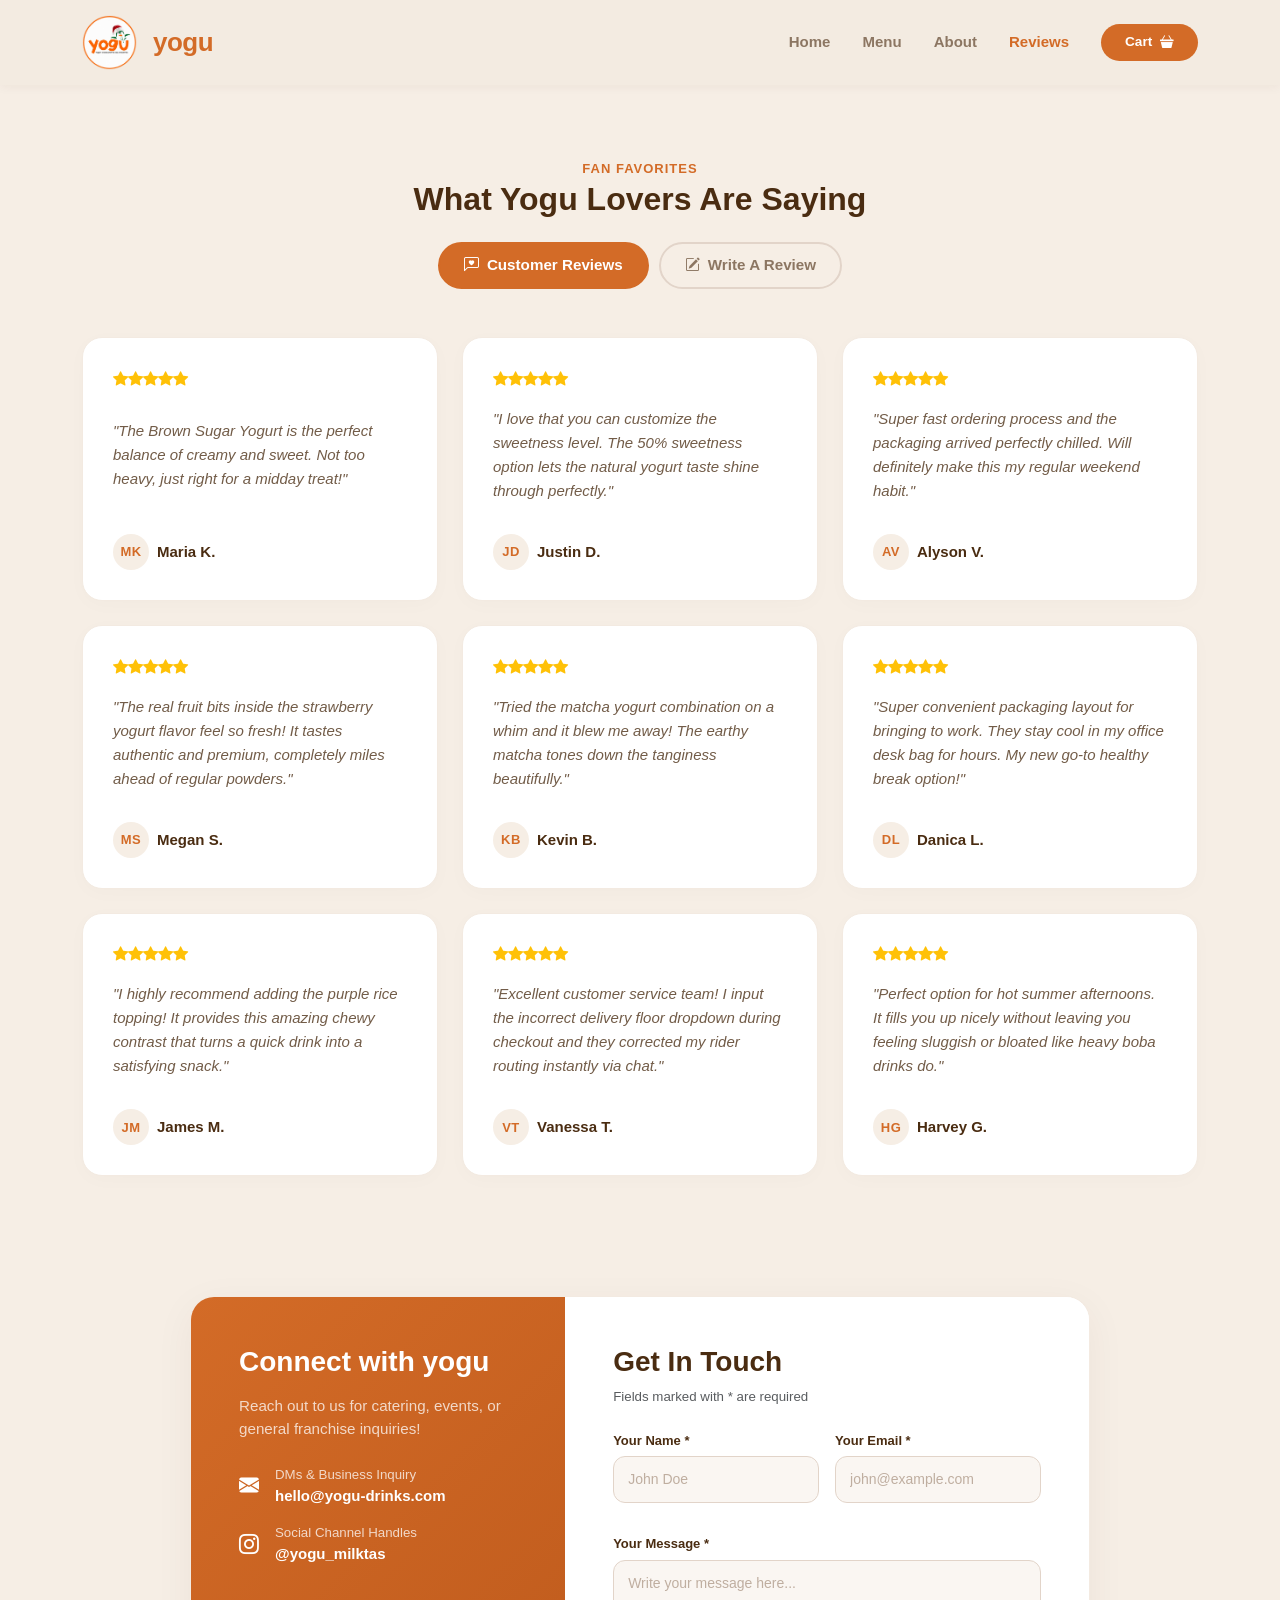
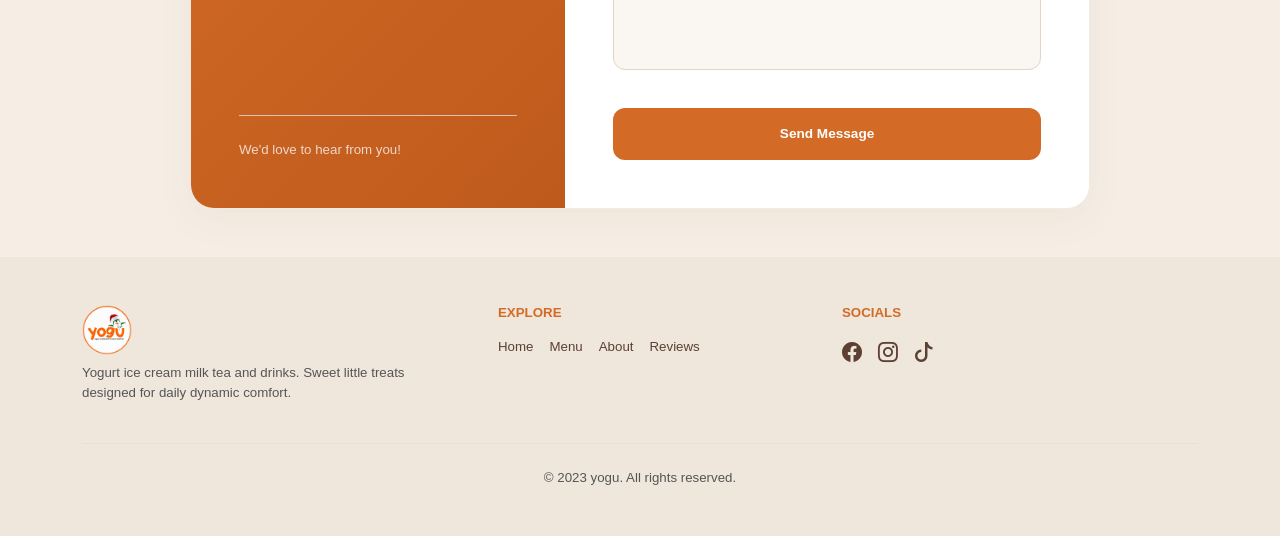
<file: PROJ/reviews.html>
<!DOCTYPE html>
<html lang="en">
<head>
    <meta charset="UTF-8">
    <meta name="viewport" content="width=device-width, initial-scale=1.0">
    <title>YOGU | Reviews & Contact</title>
    <link href="https://cdn.jsdelivr.net/npm/bootstrap@5.3.0/dist/css/bootstrap.min.css" rel="stylesheet">
    <link href="https://cdn.jsdelivr.net/npm/bootstrap-icons@1.11.0/font/bootstrap-icons.css" rel="stylesheet">
    <link rel="stylesheet" href="style.css">
</head>
<body>

    <nav class="navbar navbar-expand-lg sticky-top navbar-custom" style="background-color: #F3EBE1;">
        <div class="container">
            <a class="navbar-brand d-flex align-items-center" href="index.html">
                <img src="YogoLogo.png" alt="yogu logo" style="height: 55px; width: auto;">
            </a>
            <span class="brand-heading">yogu</span>
            <button class="navbar-toggler border-0" type="button" data-bs-toggle="collapse" data-bs-target="#navbarNav">
                <span class="navbar-toggler-icon"></span>
            </button>
            <div class="collapse navbar-collapse justify-content-end" id="navbarNav">
                <ul class="navbar-nav align-items-center">
                    <li class="nav-item"><a class="nav-link" href="index.html">Home</a></li>
                    <li class="nav-item"><a class="nav-link" href="products.html">Menu</a></li>
                    <li class="nav-item"><a class="nav-link" href="about.html">About</a></li>
                    <li class="nav-item"><a class="nav-link active" href="reviews.html" style="color: #D36B27; font-weight: 700;">Reviews</a></li>
                    <li class="nav-item ms-lg-3">
                        <a class="btn btn-primary px-4 py-2" href="order.html" style="background-color: #D36B27; border: none; border-radius: 25px; font-weight: 600;">
                            Cart <i class="bi bi-basket3-fill ms-1"></i>
                        </a>
                    </li>
                </ul>
            </div>
        </div>
    </nav>

    <section class="reviews-section py-5">
        <div class="container my-4">
            <div class="text-center mb-4">
                <span class="sub-badge">Fan Favorites</span>
                <h2 class="fw-bold mb-2 section-main-title">What Yogu Lovers Are Saying</h2>
            </div>

            <ul class="nav nav-pills justify-content-center mb-5 review-tabs" id="reviewTab" role="tablist">
                <li class="nav-item" role="presentation">
                    <button class="nav-link active" id="view-reviews-tab" data-bs-toggle="tab" data-bs-target="#view-reviews" type="button" role="tab" aria-controls="view-reviews" aria-selected="true">
                        <i class="bi bi-chat-left-heart me-2"></i>Customer Reviews
                    </button>
                </li>
                <li class="nav-item" role="presentation">
                    <button class="nav-link" id="write-review-tab" data-bs-toggle="tab" data-bs-target="#write-review" type="button" role="tab" aria-controls="write-review" aria-selected="false">
                        <i class="bi bi-pencil-square me-2"></i>Write A Review
                    </button>
                </li>
            </ul>

            <div class="tab-content" id="reviewTabContent">
                
                <div class="tab-pane fade show active" id="view-reviews" role="tabpanel" aria-labelledby="view-reviews-tab">
                    <div class="row g-4 text-start">
                        <div class="col-md-6 col-lg-4">
                            <div class="review-card">
                                <div class="stars mb-3">
                                    <i class="bi bi-star-fill"></i><i class="bi bi-star-fill"></i><i class="bi bi-star-fill"></i><i class="bi bi-star-fill"></i><i class="bi bi-star-fill"></i>
                                </div>
                                <p class="review-text">"The Brown Sugar Yogurt is the perfect balance of creamy and sweet. Not too heavy, just right for a midday treat!"</p>
                                <div class="reviewer-info d-flex align-items-center mt-3">
                                    <div class="avatar-circle">MK</div>
                                    <h6 class="reviewer-name mb-0 ms-2">Maria K.</h6>
                                </div>
                            </div>
                        </div>
                        <div class="col-md-6 col-lg-4">
                            <div class="review-card">
                                <div class="stars mb-3">
                                    <i class="bi bi-star-fill"></i><i class="bi bi-star-fill"></i><i class="bi bi-star-fill"></i><i class="bi bi-star-fill"></i><i class="bi bi-star-fill"></i>
                                </div>
                                <p class="review-text">"I love that you can customize the sweetness level. The 50% sweetness option lets the natural yogurt taste shine through perfectly."</p>
                                <div class="reviewer-info d-flex align-items-center mt-3">
                                    <div class="avatar-circle">JD</div>
                                    <h6 class="reviewer-name mb-0 ms-2">Justin D.</h6>
                                </div>
                            </div>
                        </div>
                        <div class="col-md-6 col-lg-4">
                            <div class="review-card">
                                <div class="stars mb-3">
                                    <i class="bi bi-star-fill"></i><i class="bi bi-star-fill"></i><i class="bi bi-star-fill"></i><i class="bi bi-star-fill"></i><i class="bi bi-star-fill"></i>
                                </div>
                                <p class="review-text">"Super fast ordering process and the packaging arrived perfectly chilled. Will definitely make this my regular weekend habit."</p>
                                <div class="reviewer-info d-flex align-items-center mt-3">
                                    <div class="avatar-circle">AV</div>
                                    <h6 class="reviewer-name mb-0 ms-2">Alyson V.</h6>
                                </div>
                            </div>
                        </div>
                        <div class="col-md-6 col-lg-4">
                    <div class="review-card">
                        <div class="stars mb-3">
                            <i class="bi bi-star-fill"></i><i class="bi bi-star-fill"></i><i class="bi bi-star-fill"></i><i class="bi bi-star-fill"></i><i class="bi bi-star-fill"></i>
                        </div>
                        <p class="review-text">"The real fruit bits inside the strawberry yogurt flavor feel so fresh! It tastes authentic and premium, completely miles ahead of regular powders."</p>
                        <div class="reviewer-info d-flex align-items-center mt-3">
                            <div class="avatar-circle">MS</div>
                            <h6 class="reviewer-name mb-0 ms-2">Megan S.</h6>
                        </div>
                    </div>
                </div>

                <div class="col-md-6 col-lg-4">
                    <div class="review-card">
                        <div class="stars mb-3">
                            <i class="bi bi-star-fill"></i><i class="bi bi-star-fill"></i><i class="bi bi-star-fill"></i><i class="bi bi-star-fill"></i><i class="bi bi-star-fill"></i>
                        </div>
                        <p class="review-text">"Tried the matcha yogurt combination on a whim and it blew me away! The earthy matcha tones down the tanginess beautifully."</p>
                        <div class="reviewer-info d-flex align-items-center mt-3">
                            <div class="avatar-circle">KB</div>
                            <h6 class="reviewer-name mb-0 ms-2">Kevin B.</h6>
                        </div>
                    </div>
                </div>

                <div class="col-md-6 col-lg-4">
                    <div class="review-card">
                        <div class="stars mb-3">
                            <i class="bi bi-star-fill"></i><i class="bi bi-star-fill"></i><i class="bi bi-star-fill"></i><i class="bi bi-star-fill"></i><i class="bi bi-star-fill"></i>
                        </div>
                        <p class="review-text">"Super convenient packaging layout for bringing to work. They stay cool in my office desk bag for hours. My new go-to healthy break option!"</p>
                        <div class="reviewer-info d-flex align-items-center mt-3">
                            <div class="avatar-circle">DL</div>
                            <h6 class="reviewer-name mb-0 ms-2">Danica L.</h6>
                        </div>
                    </div>
                </div>

                <div class="col-md-6 col-lg-4">
                    <div class="review-card">
                        <div class="stars mb-3">
                            <i class="bi bi-star-fill"></i><i class="bi bi-star-fill"></i><i class="bi bi-star-fill"></i><i class="bi bi-star-fill"></i><i class="bi bi-star-fill"></i>
                        </div>
                        <p class="review-text">"I highly recommend adding the purple rice topping! It provides this amazing chewy contrast that turns a quick drink into a satisfying snack."</p>
                        <div class="reviewer-info d-flex align-items-center mt-3">
                            <div class="avatar-circle">JM</div>
                            <h6 class="reviewer-name mb-0 ms-2">James M.</h6>
                        </div>
                    </div>
                </div>

                <div class="col-md-6 col-lg-4">
                    <div class="review-card">
                        <div class="stars mb-3">
                            <i class="bi bi-star-fill"></i><i class="bi bi-star-fill"></i><i class="bi bi-star-fill"></i><i class="bi bi-star-fill"></i><i class="bi bi-star-fill"></i>
                        </div>
                        <p class="review-text">"Excellent customer service team! I input the incorrect delivery floor dropdown during checkout and they corrected my rider routing instantly via chat."</p>
                        <div class="reviewer-info d-flex align-items-center mt-3">
                            <div class="avatar-circle">VT</div>
                            <h6 class="reviewer-name mb-0 ms-2">Vanessa T.</h6>
                        </div>
                    </div>
                </div>

                <div class="col-md-6 col-lg-4">
                    <div class="review-card">
                        <div class="stars mb-3">
                            <i class="bi bi-star-fill"></i><i class="bi bi-star-fill"></i><i class="bi bi-star-fill"></i><i class="bi bi-star-fill"></i><i class="bi bi-star-fill"></i>
                        </div>
                        <p class="review-text">"Perfect option for hot summer afternoons. It fills you up nicely without leaving you feeling sluggish or bloated like heavy boba drinks do."</p>
                        <div class="reviewer-info d-flex align-items-center mt-3">
                            <div class="avatar-circle">HG</div>
                            <h6 class="reviewer-name mb-0 ms-2">Harvey G.</h6>
                        </div>
                    </div>
                </div>
                        </div>
                </div>

                <div class="tab-pane fade" id="write-review" role="tabpanel" aria-labelledby="write-review-tab">
                    <div class="write-review-container mx-auto p-4 p-md-5 rounded-4 bg-white text-start shadow-sm">
                        <h4 class="fw-bold mb-2" style="color: #4a2c11;">Share Your Yogu Experience</h4>
                        <p class="text-muted small mb-4">Your email address will not be published publicly.</p>
                        
                        <form action="#" method="POST">
                            <div class="mb-4">
                                <label class="fw-bold d-block mb-2" style="font-size: 14px; color: #4a2c11;">Your Rating *</label>
                                <div class="interactive-stars">
                                    <input type="radio" id="star5" name="rating" value="5" class="d-none"><label for="star5" class="bi bi-star-fill"></label>
                                    <input type="radio" id="star4" name="rating" value="4" class="d-none"><label for="star4" class="bi bi-star-fill"></label>
                                    <input type="radio" id="star3" name="rating" value="3" class="d-none"><label for="star3" class="bi bi-star-fill"></label>
                                    <input type="radio" id="star2" name="rating" value="2" class="d-none"><label for="star2" class="bi bi-star-fill"></label>
                                    <input type="radio" id="star1" name="rating" value="1" class="d-none"><label for="star1" class="bi bi-star-fill"></label>
                                </div>
                            </div>

                            <div class="row g-3">
                                <div class="col-md-6">
                                    <div class="form-element">
                                        <label for="review-name">Your Name *</label>
                                        <input type="text" id="review-name" required placeholder="e.g., Maria K.">
                                    </div>
                                </div>
                                <div class="col-md-6">
                                    <div class="form-element">
                                        <label for="review-title">Review Title / Drink Ordered</label>
                                        <input type="text" id="review-title" placeholder="e.g., Creamy Brown Sugar!">
                                    </div>
                                </div>
                                <div class="col-12">
                                    <div class="form-element">
                                        <label for="review-content">Your Review *</label>
                                        <textarea id="review-content" rows="4" required placeholder="Tell us what you loved about your drink..."></textarea>
                                    </div>
                                </div>
                                <div class="col-12 mt-4">
                                            <button 
                                                type="button" 
                                                class="send-msg-btn"
                                                data-bs-toggle="modal"
                                                data-bs-target="#reviewModal">
                                                Submit Review
                                            </button>
                                    </div>
                                    <!-- REVIEW SUBMITTED MODAL -->
<div class="modal fade" id="reviewModal" tabindex="-1" aria-hidden="true">
    <div class="modal-dialog modal-dialog-centered">
        <div class="modal-content border-0 rounded-4" style="background-color: #FFFDF9;">

            <div class="modal-body text-center py-5">

                <i class="bi bi-check-circle-fill"
                style="font-size: 70px; color: #D36B27;"></i>

                <h4 class="fw-bold mt-3" style="color: #5C4033;">
                    Review Submitted!
                </h4>

                <p class="text-muted mb-4">
                    Thank you for sharing your feedback with YOGU.
                </p>

                <button 
                    type="button"
                    class="btn px-4 py-2"
                    data-bs-dismiss="modal"
                    style="background-color: #D36B27; color: white; border-radius: 30px; border: none;">
                    Close
                </button>

            </div>

        </div>
    </div>
</div>
                            </div>
                        </form>
                    </div>
                </div>

            </div>
        </div>
    </section>

    <section class="contact-form-section py-5">
        <div class="container">
            <div class="contact-card-wrapper mx-auto">
                <div class="row g-0">
                    <div class="col-lg-5 contact-info-sidebar p-5 text-white d-flex flex-column justify-content-between">
                        <div>
                            <h3 class="fw-bold mb-3">Connect with yogu</h3>
                            <p class="opacity-75 mb-4">Reach out to us for catering, events, or general franchise inquiries!</p>
                            
                            <div class="d-flex align-items-center mb-3">
                                <i class="bi bi-envelope-fill me-3 fs-5"></i>
                                <div>
                                    <small class="d-block opacity-75">DMs & Business Inquiry</small>
                                    <strong>hello@yogu-drinks.com</strong>
                                </div>
                            </div>
                            
                            <div class="d-flex align-items-center">
                                <i class="bi bi-instagram me-3 fs-5"></i>
                                <div>
                                    <small class="d-block opacity-75">Social Channel Handles</small>
                                    <strong>@yogu_milktas</strong>
                                </div>
                            </div>
                        </div>
                        <div class="pt-4 border-top border-white-50 opacity-75 small">
                            We'd love to hear from you!
                        </div>
                    </div>

                    <div class="col-lg-7 p-5 bg-white">
                        <h3 class="fw-bold mb-2" style="color: #4a2c11;">Get In Touch</h3>
                        <p class="text-muted small mb-4">Fields marked with * are required</p>
                        
                        <form action="#" method="POST">
                            <div class="row g-3">
                                <div class="col-md-6">
                                    <div class="form-element">
                                        <label for="name">Your Name *</label>
                                        <input type="text" id="name" required placeholder="John Doe">
                                    </div>
                                </div>
                                <div class="col-md-6">
                                    <div class="form-element">
                                        <label for="email">Your Email *</label>
                                        <input type="email" id="email" required placeholder="john@example.com">
                                    </div>
                                </div>
                                <div class="col-12">
                                    <div class="form-element">
                                        <label for="message">Your Message *</label>
                                        <textarea id="message" rows="4" required placeholder="Write your message here..."></textarea>
                                    </div>
                                </div>
                                <div class="col-12">
                                    <button 
                                        type="button"
                                        class="btn btn-primary w-100 py-3 fw-bold"
                                        data-bs-toggle="modal"
                                        data-bs-target="#messageModal"
                                        style="background-color: #D36B27; border: none; border-radius: 12px;">
                                        Send Message
                                    </button>
                                </div>   
                                
                                <!-- MESSAGE SENT MODAL -->
                                <div class="modal fade" id="messageModal" tabindex="-1" aria-hidden="true">
                                    <div class="modal-dialog modal-dialog-centered">
                                        <div class="modal-content border-0 rounded-4" style="background-color: #FFFDF9;">

                                            <div class="modal-body text-center py-5">

                                                <i class="bi bi-check-circle-fill"
                                                style="font-size: 70px; color: #D36B27;"></i>

                                                <h3 class="fw-bold mt-3" style="color: #5C4033;">
                                                    Message Sent!
                                                </h3>

                                                <p class="text-muted mb-4">
                                                    Thank you for contacting YOGU.
                                                </p>

                                                <button 
                                                    type="button"
                                                    class="btn px-4 py-2"
                                                    data-bs-dismiss="modal"
                                                    style="background-color: #D36B27; color: white; border: none; border-radius: 30px;">
                                                    Close
                                                </button>

                                            </div>

                                        </div>
                                    </div>
                                </div>
                                </div>
                            </div>
                        </form>
                    </div>
                </div>
            </div>
        </div>
    </section>

    <footer class="py-5" style="background-color: #EFE6DC; color: #5C4033;">
        <div class="container text-center text-md-start">
            <div class="row g-4">
                <div class="col-md-4 text-center text-md-start">
                    <img src="YogoLogo.png" alt="yogu" style="height: 50px;" class="mb-2">
                    <p class="small text-muted">Yogurt ice cream milk tea and drinks. Sweet little treats designed for daily dynamic comfort.</p>
                </div>
                <div class="col-md-4 ps-md-5">
                    <h6 class="text-uppercase small fw-bold mb-3" style="color: #D36B27;">Explore</h6>
                    <ul class="list-unstyled d-flex gap-3 justify-content-center justify-content-md-start small">
                        <li><a href="index.html" class="text-decoration-none" style="color: #5C4033;">Home</a></li>
                        <li><a href="products.html" class="text-decoration-none" style="color: #5C4033;">Menu</a></li>
                        <li><a href="about.html" class="text-decoration-none" style="color: #5C4033;">About</a></li>
                        <li><a href="reviews.html" class="text-decoration-none" style="color: #5C4033;">Reviews</a></li>
                    </ul>
                </div>
                <div class="col-md-4">
                    <h6 class="text-uppercase small fw-bold mb-3" style="color: #D36B27;">Socials</h6>
                    <div class="d-flex gap-3 justify-content-center justify-content-md-start">
                        <a href="https://www.facebook.com/profile.php?id=61550322911178" style="color: #5C4033;"><i class="bi bi-facebook fs-5"></i></a>
                        <a href="https://www.instagram.com/yogu_milktea/" style="color: #5C4033;"><i class="bi bi-instagram fs-5"></i></a>
                        <a href="https://www.tiktok.com/@yogu_milktea" style="color: #5C4033;"><i class="bi bi-tiktok fs-5"></i></a>
                    </div>
                </div>
            </div>
            <hr class="my-4" style="border-color: #DCCFBF;">
            <p class="text-center small text-muted mb-0">© 2023 yogu. All rights reserved.</p>
        </div>
    </footer>

    <script src="https://cdn.jsdelivr.net/npm/bootstrap@5.3.2/dist/js/bootstrap.bundle.min.js"></script>
</body>
</html>
</file>
<file: PROJ/style.css>
/* ─── COLOR VARIABLES & THEME CONFIG ─── */
/* Configured directly from the yogü UI design specs */
:root {
    --bg-yogurt-cream: #f9f4ee;   /* Soft, warm cream background */
    --brand-orange: #d85a2b;       /* Signature yogü accent orange */
    --hover-orange: #bd481d;       /* Darker tone for active interactive states */
    --text-main: #3c2f2f;          /* Gentle off-black/dark espresso text */
    --text-muted: #8c7e7a;         /* Secondary descriptive text color */
    --card-bg: #fcfbfa;            /* Pristine soft white for product cards */
    --badge-best: #fbece5;         /* Soft light orange highlight tint */
    --font-heading: 'Plus Jakarta Sans', sans-serif; /* Modern, clean, rounded feel */
    --font-body: 'DM Sans', sans-serif; /* Simple, legible body font with a friendly tone */
}

html {
    scroll-behavior: smooth;
    /* Adjust this offset values if you have a sticky navbar at the very top of your site */
    scroll-padding-top: 40px; 
}

/* Subtle hover lifting effect for the menu cards */
.menu-card {
    transition: transform 0.2s ease, box-shadow 0.2s ease;
}
.menu-card:hover {
    transform: translateY(-5px);
    box-shadow: 0 8px 20px rgba(92, 64, 51, 0.08) !important;
}

/* ─── GENERAL STYLES ─── */
body {
    background-color: var(--bg-yogurt-cream);
    color: var(--text-main);
    font-family: var(--font-body);
    font-size: 0.95rem;
    overflow-x: hidden;
}

/* ─── PILL & ROUNDED EDGES (YOGÜ BRAND IDENTITY) ─── */
/* Replaces Savoréa's flat edges with smooth, organic radii from the reference image */
.btn-pill, .nav-order-btn, .promo-wrapper {
    border-radius: 50px !important; 
}

.product-card {
    border-radius: 18px !important;
    overflow: hidden;
    background-color: var(--card-bg);
    border: none !important;
    padding: 1.5rem 1rem;
    transition: transform 0.3s cubic-bezier(0.175, 0.885, 0.32, 1.275), box-shadow 0.3s ease;
}

.product-card:hover {
    transform: translateY(-6px);
    box-shadow: 0 15px 30px rgba(216, 90, 43, 0.08);
}

/* ─── NAVIGATION BAR ─── */
.navbar-custom {
    background-color: rgba(249, 244, 238, 0.9);
    border-bottom: none;
    backdrop-filter: blur(12px);
}

.brand-title {
    font-family: var(--font-heading);
    font-weight: 800;
    color: var(--brand-orange);
    font-size: 1.8rem;
    letter-spacing: -0.5px;
}

.navbar-custom .nav-link {
    color: var(--text-main);
    font-weight: 500;
    font-size: 0.9rem;
    text-transform: capitalize; /* Nonchalant, modern menu text style */
    padding: 0.5rem 1.2rem !important;
    transition: color 0.2s ease;
}

.navbar-custom .nav-link:hover, 
.navbar-custom .nav-link.active {
    color: var(--brand-orange);
}

/* ─── BUTTONS & INTERACTIVES ─── */
.btn-primary {
    background-color: var(--brand-orange);
    border: none;
    color: #fff;
    font-family: var(--font-heading);
    font-weight: 600;
    font-size: 0.85rem;
    padding: 0.6rem 1.5rem;
    transition: all 0.2s ease;
}

.btn-primary:hover, .btn-primary:active {
    background-color: #b95e22 !important;
    transform: scale(1.02);
}

/* ─── HERO & DESIGN ASSETS ─── */
.hero-section {
    position: relative;
    padding: 4rem 0 6rem 0;
    background: var(--bg-yogurt-cream);
}

/* Abstract wave container styling */
.hero-wave-bg {
    position: absolute;
    bottom: 0;
    left: 0;
    width: 100%;
    overflow: hidden;
    line-height: 0;
}

.hero-heading {
    font-family: var(--font-heading);
    font-weight: 800;
    color: var(--brand-orange);
    line-height: 1.1;
}

/* Best Seller Tags */
.best-seller-badge {
    background-color: var(--badge-best);
    color: var(--brand-orange);
    font-size: 0.65rem;
    font-weight: 700;
    padding: 0.2rem 0.6rem;
    border-radius: 4px;
    letter-spacing: 0.5px;
    display: inline-block;
}

/* Add-to-cart Accent Button */
.btn-add-item {
    background: #fdfaf7;
    border: 1px solid rgba(218, 90, 43, 0.15);
    color: var(--brand-orange);
    width: 28px;
    height: 28px;
    border-radius: 50%;
    display: inline-flex;
    align-items: center;
    justify-content: center;
    font-size: 0.9rem;
    cursor: pointer;
    transition: all 0.2s ease;
}

.btn-add-item:hover {
    background: var(--brand-orange);
    color: #fff;
}

/* ─── SPECIFIC COMPONENT WRAPPERS ─── */
.promo-wrapper {
    background-color: #fff;
    border: 1px solid rgba(216, 90, 43, 0.05);
    box-shadow: 0 4px 20px rgba(0, 0, 0, 0.02);
}

.product-price-style {
    font-family: var(--font-heading);
    font-weight: 700;
    color: var(--brand-orange);
    font-size: 1.1rem;
}

.promo-box {
    border: 1px dashed #d1b49a; /* The exact tan dashed border */
    background-color: #fcf6f4;   /* Keeps the solid white background */
}

.stats-grid {
    border: 1px solid #d1b49a; /* The exact tan solid border */
    background-color: #f7ede2; /* Soft cream brand background */
    padding: 40px 0;
    margin: 40px 0;
}

.map-wrapper iframe {
    border-radius: 12px;
    box-shadow: 0 4px 12px rgba(0,0,0,0.05);
}

/* 3. Locations Split Layout */
.locations-grid {
    display: grid;
    grid-template-columns: 1fr 1fr;
    gap: 50px;
    padding-bottom: 60px;
}

.hero-content h2 {
    color: #d96b27; /* Matching your brand orange */
    font-size: 2.5rem;
    margin-bottom: 20px;
}

.locations-section {
    background-color: #fdf7f2; /* Soft, warm brand cream */
}

/* Global Reset and Body Background styling */
body {
    margin: 0;
    padding: 0;
    font-family: 'Segoe UI', Tahoma, Geneva, Verdana, sans-serif;
    background-color: #f6eee5;
    color: #4a2c11;
}

/* Fix: Horizontal Navigation Bar Styling */
.navbar {
    background-color: #ffffff;
    box-shadow: 0 2px 10px rgba(74, 44, 17, 0.05);
    padding: 10px 20px;
    position: sticky;
    top: 0;
    z-index: 1000;
}

.nav-container {
    max-width: 1000px;
    margin: 0 auto;
    display: flex;
    justify-content: space-between;
    align-items: center;
}

.brand-logo {
    height: 45px;
    display: block;
    object-fit: contain;
}

.nav-links {
    list-style: none;
    margin: 0;
    padding: 0;
    display: flex;
    gap: 25px;
}

.nav-links a {
    text-decoration: none;
    color: #8c7662;
    font-weight: 600;
    font-size: 15px;
    padding: 8px 16px;
    border-radius: 20px;
    transition: all 0.2s ease;
}

.nav-links a:hover, 
.nav-links a.active {
    color: #ffffff;
    background-color: #d96b27;
}

/* Central Card Box Layout */
.cart-container {
    max-width: 550px;
    margin: 40px auto;
    background: #ffffff;
    padding: 40px;
    border-radius: 24px;
    box-shadow: 0 4px 24px rgba(74, 44, 17, 0.04);
    box-sizing: border-box;
}

.page-title {
    font-size: 28px;
    text-align: center;
    margin: 0 0 8px 0;
}

.page-subtitle {
    text-align: center;
    font-size: 14px;
    color: #8c7662;
    margin: 0 0 35px 0;
}

/* Individual Cart Item Line styling */
.cart-item {
    display: flex;
    justify-content: space-between;
    align-items: center;
    padding-bottom: 20px;
    margin-bottom: 25px;
    border-bottom: 1px solid #f3eae1;
}

.item-name {
    margin: 0 0 8px 0;
    font-size: 18px;
}

/* Sweetness Dropdown Selector Custom styling */
.sweetness-selector {
    display: flex;
    align-items: center;
    gap: 8px;
    margin-bottom: 10px;
}

.sweetness-selector label {
    font-size: 13px;
    color: #8c7662;
    font-weight: 500;
}

.sweetness-selector select {
    padding: 4px 10px;
    border-radius: 6px;
    border: 1px solid #e2d4c9;
    background-color: #faf6f2;
    color: #4a2c11;
    font-size: 13px;
    cursor: pointer;
    outline: none;
}

.sweetness-selector select:focus {
    border-color: #d96b27;
}

.item-price {
    margin: 0;
    font-weight: 600;
    font-size: 16px;
    color: #d96b27;
}

/* Quantity Button Controls */
.quantity-controls {
    display: flex;
    align-items: center;
    gap: 12px;
    background-color: #faf6f2;
    padding: 6px 12px;
    border-radius: 20px;
}

.qty-btn {
    background: none;
    border: none;
    font-size: 16px;
    font-weight: bold;
    color: #d96b27;
    cursor: pointer;
    padding: 0 4px;
}

.qty-number {
    font-size: 14px;
    font-weight: 600;
    min-width: 14px;
    text-align: center;
}

/* Input Fields & Forms Layout */
.form-group {
    margin-bottom: 20px;
}

.form-group-row {
    display: flex;
    gap: 15px;
    margin-bottom: 5px;
}

.form-group-row .form-group {
    flex: 1;
}

.form-group label {
    display: block;
    margin-bottom: 8px;
    font-size: 13px;
    font-weight: 600;
    color: #4a2c11;
}

.form-group input,
.form-group textarea {
    width: 100%;
    padding: 12px 14px;
    border: 1px solid #e2d4c9;
    border-radius: 12px;
    background-color: #faf6f2;
    font-family: inherit;
    font-size: 14px;
    color: #4a2c11;
    box-sizing: border-box;
    outline: none;
}

.form-group input::placeholder,
.form-group textarea::placeholder {
    color: #bfaea0;
}

.form-group input:focus,
.form-group textarea:focus {
    border-color: #d96b27;
}

.form-group textarea {
    resize: vertical;
}

/* Calculations Summary Panel */
.cart-summary {
    margin-top: 25px;
    margin-bottom: 30px;
}

.summary-row {
    display: flex;
    justify-content: space-between;
    font-size: 14px;
    margin-bottom: 10px;
    color: #725c48;
}

.total-row {
    font-size: 18px;
    font-weight: bold;
    color: #4a2c11;
    border-top: 2px dashed #f3eae1;
    padding-top: 15px;
    margin-top: 15px;
}

/* Checkout Button style */
.checkout-btn {
    width: 100%;
    background-color: #d96b27;
    color: #ffffff;
    border: none;
    padding: 16px;
    border-radius: 12px;
    font-size: 16px;
    font-weight: 600;
    cursor: pointer;
    transition: background-color 0.2s ease;
}

.checkout-btn:hover {
    background-color: #be5a1c;
}

/* Footer Section */
.cart-footer {
    text-align: center;
    margin: 40px 0 20px 0;
    font-size: 12px;
    color: #8c7662;
}

/* Global Reset and Theme Coloring matching the YOGU ecosystem */
body {
    margin: 0;
    padding: 0;
    font-family: 'Segoe UI', Tahoma, Geneva, Verdana, sans-serif;
    background-color: #f6eee5;
    color: #4a2c11;
    overflow-x: hidden;
}

/* Navbar Global Styling Adjustments */
.navbar-custom .nav-link {
    color: #8c7662;
    font-weight: 600;
    font-size: 15px;
    padding: 8px 16px !important;
    transition: color 0.2s ease;
}

.navbar-custom .nav-link:hover {
    color: #D36B27;
}

/* Hero Section Inspo Layout */
.about-hero {
    background-color: #F3EBE1;
    padding: 80px 0 100px 0;
    position: relative;
}

.hero-badge {
    display: inline-block;
    color: #D36B27;
    text-transform: uppercase;
    font-weight: 700;
    font-size: 13px;
    letter-spacing: 2px;
    margin-bottom: 12px;
}

.hero-title {
    color: #4a2c11;
    margin-bottom: 20px;
}

.hero-subtitle {
    color: #725c48;
    line-height: 1.7;
    font-size: 18px;
}

/* Image Presentation with Circular Abstract Accents */
.hero-image-wrapper {
    position: relative;
    display: inline-block;
    margin-top: 40px;
}

@media (min-width: 992px) {
    .hero-image-wrapper {
        margin-top: 0;
    }
}

.brand-accent-circle {
    position: absolute;
    width: 100%;
    height: 100%;
    background-color: #e5dacd;
    border-radius: 50%;
    top: -20px;
    left: 20px;
    z-index: 1;
}

.hero-img {
    position: relative;
    z-index: 2;
    width: 380px;
    height: 380px;
    object-fit: cover;
    border: 8px solid #ffffff;
}

/* Brand Section Titles and Layout Details */
.max-w-700 {
    max-width: 700px;
}

.section-title {
    color: #4a2c11;
    font-weight: 700;
    font-size: 32px;
}

.title-divider {
    width: 60px;
    height: 3px;
    background-color: #D36B27;
    border-radius: 2px;
    margin-top: 15px;
}

.section-desc {
    color: #725c48;
    font-size: 16px;
    line-height: 1.8;
}

/* Cards block styled for Core Pillars */
.value-card {
    padding: 35px 25px;
    background-color: #faf6f2;
    border-radius: 20px;
    border: 1px solid #f0e4d8;
    height: 100%;
    transition: transform 0.3s ease, box-shadow 0.3s ease;
}

.value-card:hover {
    transform: translateY(-5px);
    box-shadow: 0 10px 30px rgba(74, 44, 17, 0.05);
}

.icon-box {
    width: 60px;
    height: 60px;
    background-color: #D36B27;
    color: #ffffff;
    border-radius: 16px;
    display: flex;
    align-items: center;
    justify-content: center;
    font-size: 24px;
    margin: 0 auto 20px auto;
}

.value-card h3 {
    font-size: 20px;
    font-weight: 700;
    color: #4a2c11;
    margin-bottom: 12px;
}

.value-card p {
    font-size: 14px;
    color: #8c7662;
    line-height: 1.6;
    margin: 0;
}

/* Call To Action Block Design Elements */
.about-cta {
    background: linear-gradient(rgba(211, 107, 39, 0.92), rgba(190, 90, 28, 0.95)), 
                url('https://images.unsplash.com/photo-1541658016709-82535e94bc69?q=80&w=1200&auto=format&fit=crop');
    background-size: cover;
    background-position: center;
    background-attachment: scroll;
}

.opacity-90 {
    opacity: 0.9;
}

/* Fine-tuned Footer Divider styling */
.about-footer {
    border-top: 1px solid #f3eae1;
}

/* Simple Entrance Keyframes Animation */
@keyframes fadeIn {
    from { opacity: 0; transform: translateY(15px); }
    to { opacity: 1; transform: translateY(0); }
}

.animate-fade-in {
    animation: fadeIn 0.8s ease forwards;
}

/* Global Reset and Theme Styling */
body {
    margin: 0;
    padding: 0;
    font-family: 'Segoe UI', Tahoma, Geneva, Verdana, sans-serif;
    background-color: #f6eee5;
    color: #4a2c11;
}

/* Navbar compatibility overrides */
.navbar-custom .nav-link {
    color: #8c7662;
    font-weight: 600;
    font-size: 15px;
    padding: 8px 16px !important;
    transition: color 0.2s ease;
}

.navbar-custom .nav-link:hover {
    color: #D36B27;
}

/* Reviews Panel Styles */
.sub-badge {
    display: inline-block;
    color: #D36B27;
    text-transform: uppercase;
    font-weight: 700;
    font-size: 13px;
    letter-spacing: 1px;
}

.section-main-title {
    color: #4a2c11;
}

.title-divider {
    width: 50px;
    height: 3px;
    background-color: #D36B27;
    border-radius: 2px;
}

.review-card {
    padding: 30px;
    background-color: #ffffff;
    border-radius: 20px;
    border: 1px solid #f3eae1;
    box-shadow: 0 4px 20px rgba(74, 44, 17, 0.02);
    height: 100%;
}

.stars {
    color: #ffc107;
}

.review-text {
    color: #725c48;
    font-size: 15px;
    line-height: 1.6;
    font-style: italic;
    margin-bottom: 15px;
}

.reviewer-name {
    color: #4a2c11;
    font-weight: 700;
    margin: 0;
}

/* Form Layout Container Blocks */
.contact-card-wrapper {
    max-width: 900px;
    background: #ffffff;
    border-radius: 24px;
    box-shadow: 0 10px 40px rgba(74, 44, 17, 0.05);
    overflow: hidden;
    border: 1px solid #f3eae1;
}

/* Sidebar Informative styling block */
.contact-info-sidebar {
    background: linear-gradient(135deg, #D36B27, #be5a1c);
}

.contact-info-sidebar strong {
    font-size: 15px;
}

/* Form Inputs Custom Styling */
.form-element {
    margin-bottom: 15px;
}

.form-element label {
    display: block;
    margin-bottom: 6px;
    font-size: 13px;
    font-weight: 600;
    color: #4a2c11;
}

.form-element input,
.form-element textarea {
    width: 100%;
    padding: 12px 14px;
    border: 1px solid #e2d4c9;
    border-radius: 12px;
    background-color: #faf6f2;
    font-family: inherit;
    font-size: 14px;
    color: #4a2c11;
    box-sizing: border-box;
    outline: none;
    transition: border-color 0.2s ease;
}

.form-element input::placeholder,
.form-element textarea::placeholder {
    color: #bfaea0;
}

.form-element input:focus,
.form-element textarea:focus {
    border-color: #D36B27;
}

.form-element textarea {
    resize: none;
}

/* Submission Button Style override */
.send-msg-btn {
    width: 100%;
    background-color: #D36B27;
    color: #ffffff;
    border: none;
    padding: 14px;
    border-radius: 12px;
    font-size: 16px;
    font-weight: 600;
    cursor: pointer;
    transition: background-color 0.2s ease;
}

.send-msg-btn:hover {
    background-color: #be5a1c;
}

/* Custom Styles for the Landing Page Reviews Carousel */
.review-badge {
    color: #D36B27;
    text-transform: uppercase;
    font-weight: 700;
    font-size: 13px;
    letter-spacing: 2px;
    display: inline-block;
}

.review-title-divider {
    width: 60px;
    height: 3px;
    background-color: #D36B27;
    border-radius: 2px;
    margin-top: 10px;
}

/* Review Card Design Adjustments */
.yogu-review-card {
    border: 1px solid #f3eae1 !important;
    min-height: 220px;
}

/* Custom Dots Styling for Carousel */
.custom-indicator {
    width: 10px !important;
    height: 10px !important;
    border-radius: 50% !important;
    background-color: #8c7662 !important;
    opacity: 0.3 !important;
    border: none !important;
    margin: 0 6px !important;
    transition: all 0.2s ease !important;
}

.custom-indicator.active {
    background-color: #D36B27 !important;
    opacity: 1 !important;
    transform: scale(1.2);
}

/* Elegant Theme-friendly "View More" Button Link */
.view-more-reviews-btn {
    display: inline-block;
    color: #D36B27;
    text-decoration: none;
    font-weight: 700;
    font-size: 15px;
    padding: 10px 24px;
    border: 2px solid #D36B27;
    border-radius: 25px;
    background-color: transparent;
    transition: all 0.3s ease;
}

.view-more-reviews-btn:hover {
    color: #ffffff;
    background-color: #D36B27;
    box-shadow: 0 4px 15px rgba(211, 107, 39, 0.2);
    transform: translateY(-2px);
}

/* Enhanced Review Styling additions */
.review-card {
    padding: 30px;
    background-color: #ffffff;
    border-radius: 20px;
    border: 1px solid #f3eae1;
    box-shadow: 0 4px 20px rgba(74, 44, 17, 0.02);
    height: 100%;
    display: flex;
    flex-direction: column;
    justify-content: space-between; /* Keeps author section perfectly aligned at the bottom */
    transition: transform 0.3s ease, box-shadow 0.3s ease;
}

.review-card:hover {
    transform: translateY(-5px);
    box-shadow: 0 10px 30px rgba(74, 44, 17, 0.06);
}

/* Stylish Initials Circle Avatar */
.avatar-circle {
    width: 36px;
    height: 36px;
    background-color: #f6eee5;
    color: #D36B27;
    border-radius: 50%;
    display: flex;
    align-items: center;
    justify-content: center;
    font-size: 13px;
    font-weight: 700;
    letter-spacing: 0.5px;
}

.reviewer-name {
    color: #4a2c11;
    font-weight: 700;
    font-size: 15px;
}

/* Custom Review Tabs Styling */
.review-tabs .nav-link {
    background: transparent;
    color: #8c7662;
    border: 2px solid #e2d4c9;
    font-weight: 600;
    margin: 0 5px;
    padding: 10px 24px;
    border-radius: 25px;
    transition: all 0.2s ease;
}

.review-tabs .nav-link:hover {
    color: #D36B27;
    border-color: #D36B27;
}

.review-tabs .nav-link.active {
    background-color: #D36B27 !important;
    border-color: #D36B27 !important;
    color: #ffffff !important;
}

/* Submit Review Layout Width */
.write-review-container {
    max-width: 700px;
    border: 1px solid #f3eae1;
}

/* Clever CSS-only Interactive Star Ratings system */
.interactive-stars {
    display: flex;
    flex-direction: row-reverse; /* Reverses order so CSS general sibling selector (~) works right-to-left */
    justify-content: flex-end;
    gap: 6px;
}

.interactive-stars label {
    font-size: 26px;
    color: #e2d4c9; /* Gray star default shadow status */
    cursor: pointer;
    transition: color 0.15s ease;
}

/* Highlight stars on hover or when checked */
.interactive-stars input:checked ~ label,
.interactive-stars label:hover,
.interactive-stars label:hover ~ label {
    color: #ffc107; /* Bright gold star status */
}

/* Static Title Heading Next to the Logo */
.brand-heading {
    font-size: 26px;
    font-weight: 800;          /* Matching your preferred extra bold weights */
    color: #D36B27;             /* Brand theme orange color accent */
    letter-spacing: -0.5px;
    font-family: 'Segoe UI', Tahoma, Geneva, Verdana, sans-serif;
    display: inline-block;
    vertical-align: middle;
}

/* Creates a clean, premium arched mask directly over the image box area */
.yogu-image-arch-wrapper {
    display: inline-block;
    overflow: hidden;
    position: relative;
    z-index: 1;
    
    /* This creates a perfectly smooth arched storefront curvature at the top corners */
    border-radius: 240px 240px 20px 20px;
    
    /* Optional: Adds a soft subtle border frame around the arch to give it depth */
    border: 4px solid #F3EBE1; 
}

/* Custom Organic Blob Mask for the Story Image */
.yogu-blob-wrapper {
    width: 100%;
    max-width: 380px; /* Limits the size perfectly for a balanced layout */
    aspect-ratio: 1 / 1;
    overflow: hidden;
    display: block;
    
    /* Creates a beautiful asymmetrical organic liquid fluid shape */
    border-radius: 42% 58% 70% 30% / 45% 45% 55% 55%;
    
    /* Subtle theme-colored border to make the frame look intentional */
    border: 5px solid #F3EBE1;
    box-shadow: 0 8px 24px rgba(74, 44, 17, 0.04);
}

/* Ensure the image stretches properly to fill the organic shape entirely */
.yogu-blob-wrapper .process-img {
    width: 100%;
    height: 100%;
    object-fit: cover;
}

/* Custom Stylish Promo Cards */
.yogu-promo-card {
    background-color: #FFFDF9;
    border: 1px solid #e9decb;
    
    /* Elegant fluid corner smoothing instead of boring standard box corners */
    border-radius: 40px 24px 40px 24px;
    
    display: flex;
    flex-direction: column;
    align-items: center;
    justify-content: center;
    transition: transform 0.2s ease, box-shadow 0.2s ease;
}

/* Subtle interactive lift on mouse over */
.yogu-promo-card:hover {
    transform: translateY(-4px);
    box-shadow: 0 8px 24px rgba(74, 44, 17, 0.04);
}

/* Clean circular container badges for your icons */
.promo-icon-wrapper {
    width: 55px;
    height: 55px;
    background-color: #f6eee5;
    border-radius: 50%;
    display: flex;
    align-items: center;
    justify-content: center;
}

.promo-icon-wrapper i {
    font-size: 24px;
    color: #D36B27; /* Rich theme orange color */
}

/* PRODUCT CARD SAME SIZE */
.menu-card{
    height: 100%;
    display: flex;
    flex-direction: column;
    justify-content: space-between;
    background-color: #FFFDF9;
    border-radius: 24px;
    box-shadow: 0 4px 12px rgba(92,64,51,0.03);
    transition: 0.2s ease;
}

/* IMAGE SAME SIZE */
.menu-card img{
    height: 160px;
    width: 100%;
    object-fit: cover;
    border-radius: 18px;
}

/* CONTENT AREA */
.menu-card .text-center{
    flex-grow: 1;
    display: flex;
    flex-direction: column;
    justify-content: space-between;
}

/* TITLE SAME HEIGHT */
.menu-card h6{
    min-height: 50px;
}

/* DESCRIPTION SAME HEIGHT */
.menu-card p{
    min-height: 45px;
}

/* BUTTON STYLE */
.add-btn{
    width: 32px;
    height: 32px;
    background-color: #F5ECE4;
    border: none;
    border-radius: 50%;
    display: flex;
    align-items: center;
    justify-content: center;
    color: #5C4033;
    font-size: 1.2rem;
    font-weight: 500;
    cursor: pointer;
    transition: 0.2s ease;
}

/* BUTTON HOVER */
.add-btn:hover{
    background-color: #D36B27 !important;
    color: white !important;
    transform: scale(1.08);
}
</file>
